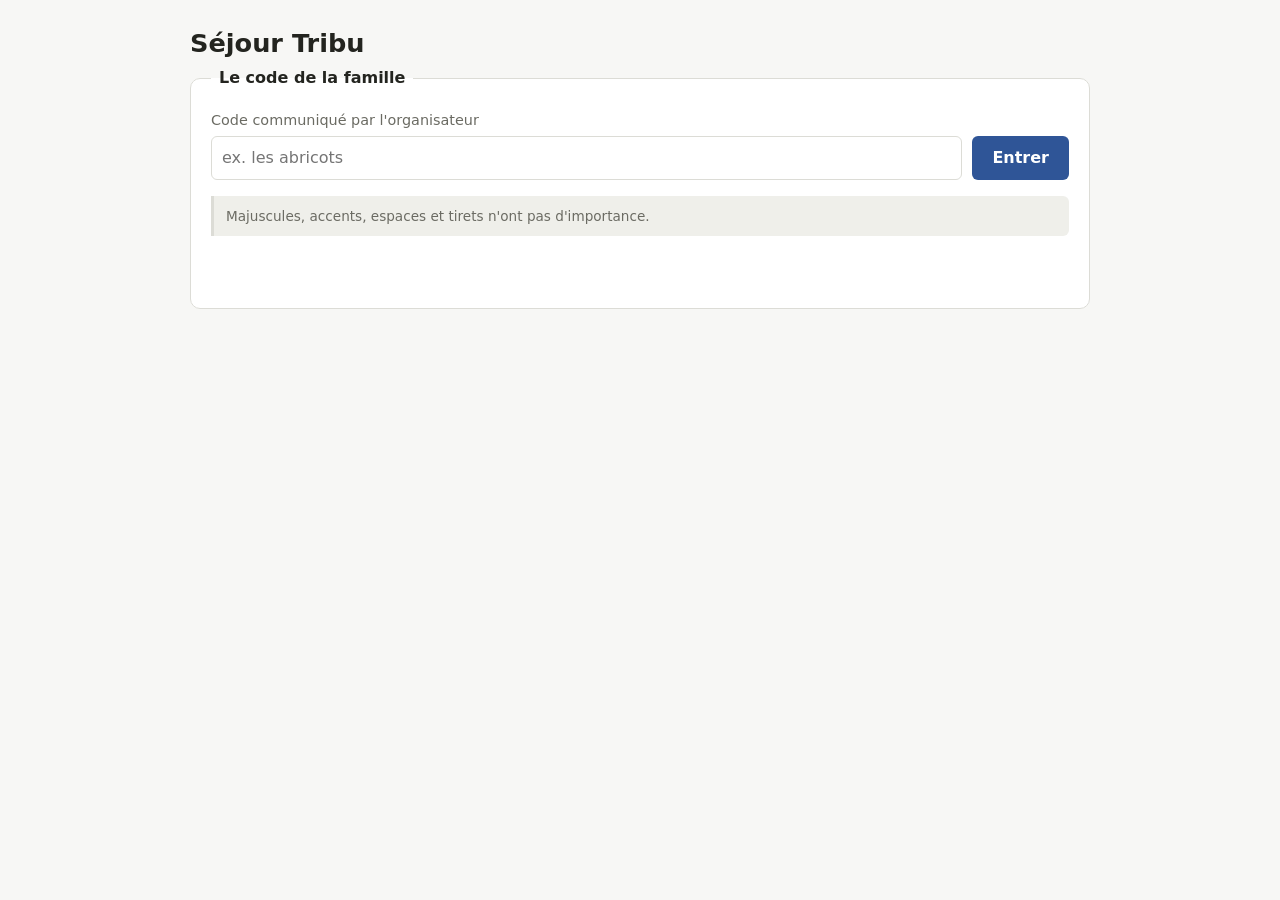
<file: index.html>
<!doctype html>
<html lang="fr">
<head>
  <meta charset="utf-8">
  <meta name="viewport" content="width=device-width, initial-scale=1">
  <meta name="robots" content="noindex">
  <title>Tribu</title>
  <link rel="stylesheet" href="./style.css?v=92fa4ebfdf">
</head>
<body>
<main>
  <!--
    LA PORTE D'ENTRÉE. Le code se donne ici, une fois, et les pages qui
    suivent le reprennent toutes seules : il est retenu sur l'appareil.

    Cette page ne porte pas le menu des autres — elle EST le menu. Un
    bandeau de liens au-dessus d'une liste des mêmes liens n'aurait dit
    deux fois la même chose.
  -->
  <h1>Séjour Tribu</h1>

  <!-- ÉTAPE 1 — le code famille ------------------------------------ -->
  <section id="etape-code">
    <fieldset>
      <legend>Le code de la famille</legend>
      <form id="form-code">
        <label for="code">Code communiqué par l'organisateur</label>
        <div class="ligne-champ">
          <input type="text" id="code" required maxlength="40" autocomplete="off"
                 autocapitalize="off" spellcheck="false" placeholder="ex. les abricots">
          <button type="submit">Entrer</button>
        </div>
        <p class="note">
          Majuscules, accents, espaces et tirets n'ont pas d'importance.
        </p>
        <p id="message-code" role="status" aria-live="polite"></p>
      </form>
    </fieldset>
  </section>

  <!-- ÉTAPE 2 — où veux-tu aller ? --------------------------------- -->
  <section id="etape-choix" hidden>
    <p id="fil" class="fil" role="status">
      <strong>✓ Code accepté.</strong>
    </p>

    <nav class="choix" aria-label="Les étapes du séjour">
      <a class="carte-choix" href="./presences.html">
        <strong>Les présences</strong>
        <span>Quand es-tu présent lors du séjour et avec qui dors-tu ?</span>
      </a>
      <a class="carte-choix" href="./lieux.html">
        <strong>Le lieu</strong>
        <span>Où veux-tu qu'on se retrouve ?</span>
      </a>
      <a class="carte-choix" href="./dates.html">
        <strong>La date</strong>
        <span>Quand veux-tu qu'on se retrouve ?</span>
      </a>
      <a class="carte-choix" href="./regimes.html">
        <strong>Préférences alimentaires</strong>
        <span>As-tu des préférences alimentaires ?</span>
      </a>
      <a class="carte-choix" href="./activites.html">
        <strong>Les activités</strong>
        <span>À quelles activités souhaites-tu participer ?</span>
      </a>
      <a class="carte-choix" href="./facture.html">
        <strong>La facture</strong>
        <span>Récupère les détails de ta facture.</span>
      </a>
    </nav>

    <div class="actions">
      <button type="button" id="oublier" class="discret">
        Oublier le code sur cet appareil
      </button>
    </div>
  </section>
</main>

<script src="./config.js?v=bcb9f55b01"></script>
<script src="./accueil.js?v=e40446d5ed"></script>
</body>
</html>
</file>
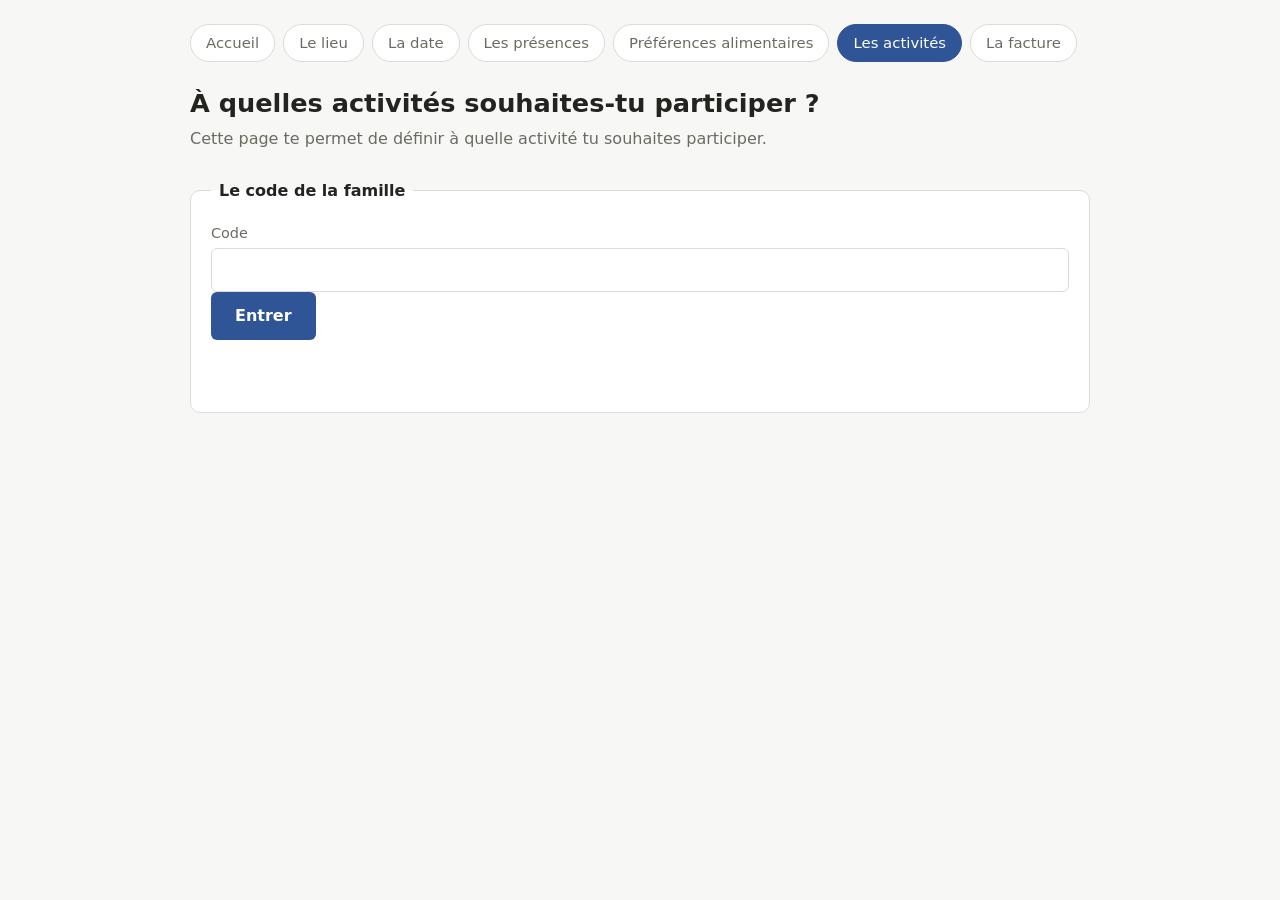
<file: activites.html>
<!doctype html>
<html lang="fr">
<head>
  <meta charset="utf-8">
  <meta name="viewport" content="width=device-width, initial-scale=1">
  <meta name="robots" content="noindex">
  <title>Tribu — les activités</title>
  <link rel="stylesheet" href="./style.css?v=92fa4ebfdf">
</head>
<body>
<main>
  <nav class="menu" aria-label="Les étapes du séjour">
    <a href="./index.html">Accueil</a>
    <a href="./lieux.html">Le lieu</a>
    <a href="./dates.html">La date</a>
    <a href="./presences.html">Les présences</a>
    <a href="./regimes.html">Préférences alimentaires</a>
    <a href="./activites.html" aria-current="page">Les activités</a>
    <a href="./facture.html">La facture</a>
  </nav>

  <!--
    L'organisateur peut fermer cette page. FERMER NE CACHE RIEN : on relit
    ce qu'on a dit, on ne le change plus -- et c'est la base qui refuse,
    pas la page. Le bandeau le dit AVANT qu'on remplisse quoi que ce soit,
    la ou le message sous le bouton arrivait trop tard.
  -->
  <p id="page-fermee" class="erreur bandeau-ferme" role="status" hidden>
    <strong>L'organisateur a fermé cette page.</strong>
    Tu peux relire ce que tu as déclaré, mais plus le modifier.
  </p>

  <h1>À quelles activités souhaites-tu participer ?</h1>
  <p class="sous-titre" id="sous-titre">
    Cette page te permet de définir à quelle activité tu souhaites participer.
  </p>

  <!-- Reste affiché une fois le code accepté : c'est le signe que la page
       a bougé, là où deux champs de texte au même endroit ne le disent
       pas. -->
  <p id="fil" class="fil" role="status" hidden>
    <strong>✓ Code accepté.</strong>
    <span id="fil-suite">Reste à dire qui tu es.</span>
  </p>

  <!-- ---- Étape 1 : le code ----------------------------------- -->
  <section id="etape-code">
    <fieldset>
      <legend>Le code de la famille</legend>
      <form id="form-code">
        <div>
          <label for="code">Code</label>
          <input type="text" id="code" required maxlength="40" autocomplete="off"
                 spellcheck="false">
        </div>
        <button type="submit">Entrer</button>
        <p id="message-code" role="status" aria-live="polite"></p>
      </form>
    </fieldset>
  </section>

  <!-- ---- Étape 2 : qui es-tu ? -------------------------------- -->
  <section id="etape-prenom" hidden>
    <fieldset class="panneau-saisie surgit">
      <legend>Ton prénom</legend>
      <div>
        <label for="prenom">Prénom</label>
        <input type="text" id="prenom" autocomplete="off" spellcheck="false"
               role="combobox" aria-expanded="false" aria-controls="suggestions"
               aria-autocomplete="list">
        <ul id="suggestions" role="listbox"></ul>
      </div>
      <p id="message-prenom" role="status" aria-live="polite"></p>
    </fieldset>
  </section>

  <!-- ---- Étape 3 : les envies --------------------------------- -->
  <section id="etape-activites" hidden>

    <!-- Comme sur la page des présences : on dit d'abord POUR QUI, et la
         liste ne change pas, seules ses réponses changent. -->
    <fieldset id="bloc-pour-qui">
      <legend>Pour qui réponds-tu&nbsp;?</legend>
      <div id="personnes" class="pastilles"></div>
    </fieldset>

    <!--
      PLIÉ PAR DÉFAUT. On vient ici pour répondre, pas pour proposer :
      déplié, le formulaire mettrait un champ vide entre la question et les
      réponses. Il s'ouvre quand on a une idée.

      `<details>` plutôt qu'un bouton et une classe : le pli est natif, il
      marche sans script, et le lecteur d'écran l'annonce sans qu'on ait à
      le lui dire.
    -->
    <details id="bloc-proposer" class="panneau-pliable">
      <summary>Proposer une activité</summary>
      <div class="grille">
        <div>
          <label for="titre">Intitulé</label>
          <input type="text" id="titre" maxlength="80" autocomplete="off"
                 placeholder="ex. laser game">
        </div>
        <div>
          <label for="description">Précision (facultatif)</label>
          <input type="text" id="description" maxlength="200" autocomplete="off"
                 placeholder="ex. à 15 min de l'hôtel en voiture">
        </div>
      </div>
      <div class="actions">
        <button type="button" id="proposer">Ajouter à la liste</button>
      </div>
      <p id="message-proposer" role="status" aria-live="polite"></p>
    </details>

    <fieldset class="panneau-saisie">
      <legend>Les idées <span id="compteur-activites" class="discret-inline"></span></legend>

      <div id="activites"></div>

      <div class="actions">
        <button type="button" id="changer" class="discret">Changer de personne</button>
      </div>
      <p id="message" role="status" aria-live="polite"></p>
    </fieldset>
  </section>
</main>

<script src="./config.js?v=bcb9f55b01"></script>
<script src="./activites.js?v=784e5ea845"></script>
</body>
</html>
</file>
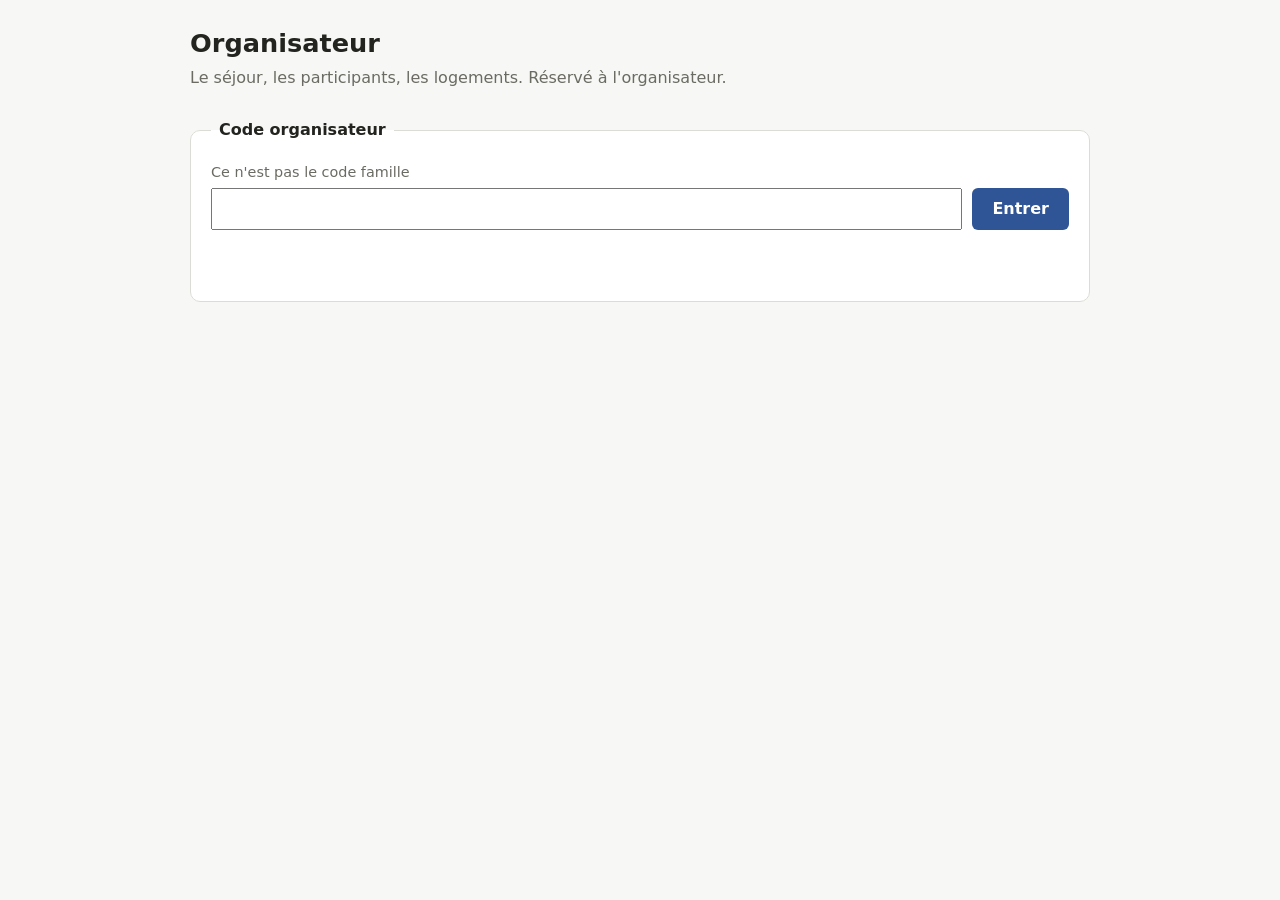
<file: admin.html>
<!doctype html>
<html lang="fr">
<head>
  <meta charset="utf-8">
  <meta name="viewport" content="width=device-width, initial-scale=1">
  <meta name="robots" content="noindex">
  <title>Tribu — organisateur</title>
  <link rel="stylesheet" href="./style.css?v=92fa4ebfdf">
</head>
<body>
<main>
  <h1>Organisateur</h1>
  <p class="sous-titre">Le séjour, les participants, les logements. Réservé à l'organisateur.</p>

  <!-- ÉTAPE 1 — le code organisateur -------------------------------- -->
  <section id="etape-code">
    <fieldset>
      <legend>Code organisateur</legend>
      <form id="form-code">
        <!--
          Le champ d'identifiant n'est pas là pour l'organisateur : il est
          là pour son gestionnaire de mots de passe. LastPass, 1Password,
          Bitwarden et le trousseau du navigateur classent leurs entrées par
          couple identifiant + mot de passe ; devant un formulaire à un seul
          champ, la plupart ne proposent ni d'enregistrer ni de remplir.

          Il est donc en lecture seule, hors du parcours au clavier, et
          placé hors écran par `.hors-ecran` — et non `display:none`, que
          ces outils ignorent délibérément, justement pour ne pas se laisser
          piéger par un champ caché.
        -->
        <input type="text" id="identifiant" name="username" value="organisateur"
               autocomplete="username" readonly tabindex="-1" aria-hidden="true"
               class="hors-ecran">

        <label for="code">Ce n'est pas le code famille</label>
        <div class="ligne-champ">
          <input type="password" id="code" name="password" required maxlength="40"
                 autocomplete="current-password" autocapitalize="off" spellcheck="false">
          <button type="submit">Entrer</button>
        </div>
        <p id="message-code" role="status" aria-live="polite"></p>
      </form>
    </fieldset>
  </section>

  <!-- ÉTAPE 2 — les réglages, par onglets ---------------------------- -->
  <!--
    Six sujets sans rapport les uns avec les autres se suivaient dans une
    seule colonne : pour ouvrir la carte, il fallait passer devant la liste
    entière des participants. Un onglet par sujet, et la page ne montre plus
    que celui qu'on regarde.

    Le balisage suit le motif ARIA des onglets : `role="tablist"`, un
    `role="tab"` par bouton, un `role="tabpanel"` par volet, et chacun
    désigne l'autre. C'est ce qui permet à un lecteur d'écran d'annoncer
    « onglet 3 sur 6 » au lieu de six titres empilés.
  -->
  <section id="etape-liste" hidden>

    <div class="onglets" role="tablist" aria-label="Réglages du séjour">
      <button type="button" role="tab" id="onglet-sejour"
              aria-controls="volet-sejour" aria-selected="true">Séjour</button>
      <button type="button" role="tab" id="onglet-participants"
              aria-controls="volet-participants" aria-selected="false" tabindex="-1">Participants</button>
      <button type="button" role="tab" id="onglet-regimes"
              aria-controls="volet-regimes" aria-selected="false" tabindex="-1">Préférences alimentaires</button>
      <button type="button" role="tab" id="onglet-activites"
              aria-controls="volet-activites" aria-selected="false" tabindex="-1">Activités</button>
      <button type="button" role="tab" id="onglet-logements"
              aria-controls="volet-logements" aria-selected="false" tabindex="-1">Logements</button>
      <button type="button" role="tab" id="onglet-tarifs"
              aria-controls="volet-tarifs" aria-selected="false" tabindex="-1">Tarifs</button>
      <button type="button" role="tab" id="onglet-facture"
              aria-controls="volet-facture" aria-selected="false" tabindex="-1">Facture</button>
      <button type="button" role="tab" id="onglet-hotel"
              aria-controls="volet-hotel" aria-selected="false" tabindex="-1">Hôtel</button>
      <button type="button" role="tab" id="onglet-dates"
              aria-controls="volet-dates" aria-selected="false" tabindex="-1">Dates</button>
      <button type="button" role="tab" id="onglet-lieu"
              aria-controls="volet-lieu" aria-selected="false" tabindex="-1">Lieu</button>
      <button type="button" role="tab" id="onglet-sauvegardes"
              aria-controls="volet-sauvegardes" aria-selected="false" tabindex="-1">Historique</button>
    </div>

    <!-- ---- Séjour ---------------------------------------------- -->
    <div class="volet" id="volet-sejour" role="tabpanel" aria-labelledby="onglet-sejour" tabindex="0">
      <fieldset>
        <legend>Les dates <span id="sejour-resume" class="discret-inline"></span></legend>
        <div class="grille">
          <div>
            <label for="sejour-debut">Premier jour</label>
            <input type="date" id="sejour-debut">
          </div>
          <div>
            <label for="sejour-fin">Dernier jour</label>
            <input type="date" id="sejour-fin">
          </div>
        </div>
        <div class="actions">
          <button type="button" id="sejour-enregistrer">Enregistrer les dates</button>
        </div>
        <p class="note">
          Ces deux dates bornent la grille de <a href="./presences.html">saisie</a> et
          filtrent tout ce qui s'écrit&nbsp;: une présence en dehors est refusée.
        </p>
        <p id="message-sejour" role="status" aria-live="polite"></p>
      </fieldset>

      <fieldset>
        <legend>Ce qui est ouvert à la famille <span id="compteur-ouvertures" class="discret-inline"></span></legend>

        <!--
          Les verrous au même endroit. Ils existaient déjà, mais chacun se
          tournait dans un onglet différent : on ne savait jamais ce qui
          restait ouvert sans faire le tour.
        -->
        <div id="ouvertures"></div>

        <div class="actions">
          <button type="button" id="tout-fermer" class="discret">Tout fermer</button>
          <button type="button" id="tout-ouvrir" class="discret">Tout rouvrir</button>
        </div>
        <p id="message-ouvertures" role="status" aria-live="polite"></p>

        <p class="note">
          Fermer ne cache rien&nbsp;: la page se lit encore, on voit ce qu'on
          a dit et où en sont les autres&nbsp;— mais plus rien ne s'enregistre.
          La page le montre&nbsp;; c'est la <strong>base</strong> qui refuse,
          une page ne faisant pas foi.
        </p>

        <p class="note">
          Les préférences alimentaires et les activités ont chacune leur
          verrou, et ce n'est pas un oubli&nbsp;: on ferme les présences
          quand le nombre est arrêté, alors qu'une allergie se déclare
          encore après et qu'une sortie se décide bien avant.
        </p>
      </fieldset>

      <fieldset>
        <legend>Les âges <span id="resume-ages" class="discret-inline"></span></legend>

        <div class="grille">
          <div>
            <label for="age-bebe">Bébé jusqu'à… (ans)</label>
            <input type="number" id="age-bebe" min="0" max="30" step="1">
          </div>
          <div>
            <label for="age-enfant">Enfant jusqu'à… (ans)</label>
            <input type="number" id="age-enfant" min="0" max="30" step="1">
          </div>
          <div>
            <label for="age-jeune">Jeune jusqu'à… (ans)</label>
            <input type="number" id="age-jeune" min="0" max="30" step="1">
          </div>
        </div>

        <div class="actions" style="margin-top:14px">
          <button type="button" id="ages-enregistrer">Enregistrer les bornes</button>
          <button type="button" id="ages-recalculer" class="discret">
            Recalculer les catégories
          </button>
        </div>
        <p id="message-ages" role="status" aria-live="polite"></p>

        <div id="rapport-ages"></div>

        <p class="note">
          Ces bornes viennent de l'hôtel, pas de la famille&nbsp;: chaque
          établissement compte à sa façon, et la grille de l'onglet
          <strong>Tarifs</strong> range ses prix sous ces quatre mots.
          «&nbsp;Recalculer&nbsp;» refait la catégorie de chacun d'après sa
          date de naissance, <strong>à la date du séjour</strong> — et dit ce
          qu'il change avant comme après. Sans date connue, personne ne bouge.
          Les dates se posent depuis le GEDCOM&nbsp;:
          <code>python importer_ged.py --ged "…" --racine "…" --naissances</code>.
        </p>
      </fieldset>
    </div>

    <!-- ---- Participants ---------------------------------------- -->
    <div class="volet" id="volet-participants" role="tabpanel" aria-labelledby="onglet-participants" tabindex="0" hidden>
      <fieldset>
        <legend>Ajouter quelqu'un</legend>

        <div class="grille">
          <div>
            <label for="prenom">Prénom</label>
            <input type="text" id="prenom" maxlength="40" autocomplete="off">
          </div>
          <div>
            <label for="age">Catégorie d'âge</label>
            <select id="age">
              <option value="adulte">Adulte</option>
              <option value="jeune">Jeune</option>
              <option value="enfant">Enfant</option>
              <option value="bebe">Bébé</option>
            </select>
          </div>
        </div>

        <label class="titre-groupe">Qui est-ce&nbsp;?</label>
        <div class="pastilles" id="type-personne">
          <button type="button" class="pastille active" data-type="famille">De la famille</button>
          <button type="button" class="pastille" data-type="invite">Un invité</button>
        </div>

        <div class="grille" style="margin-top:14px">
          <div>
            <label for="lien">Rattachement</label>
            <select id="lien"></select>
          </div>
          <div id="bloc-cible">
            <label for="cible">Avec qui&nbsp;?</label>
            <select id="cible"></select>
          </div>
        </div>

        <p class="note" id="explication-lien"></p>

        <button type="button" id="ajouter">Ajouter</button>
        <p id="message" role="status" aria-live="polite"></p>
      </fieldset>

      <fieldset>
        <legend>La liste <span id="compteur" class="discret-inline"></span></legend>
        <div id="liste"></div>
        <p class="note">
          Retirer quelqu'un supprime aussi sa saisie de présences. Ses enfants
          sont repris par son conjoint s'il reste, sinon par son propre parent —
          la branche n'est jamais coupée.
        </p>
      </fieldset>
    </div>

    <!-- ---- Préférences alimentaires ---------------------------- -->
    <div class="volet" id="volet-regimes" role="tabpanel" aria-labelledby="onglet-regimes" tabindex="0" hidden>
      <fieldset>
        <legend>Ce que chacun mange <span id="compteur-regimes" class="discret-inline"></span></legend>

        <!--
          Chaque case part toute seule : pas de bouton « Enregistrer »,
          qui ferait croire cochée une case qui ne l'est pas encore.
        -->
        <div id="tableau-regimes"></div>

        <p id="message-regimes" role="status" aria-live="polite"></p>

        <p class="note">
          La famille remplit ces cases elle-même depuis la page
          <strong>Préférences alimentaires</strong>&nbsp;; ici tu remplis
          pour ceux qui ne
          l'ouvriront pas, et tu corriges. <strong>Sans alcool</strong> sert
          à commander les bouteilles&nbsp;: les mineurs y sont d'office, et
          la case ne se décoche pas — la base le refuse, pas seulement la
          page. Les quatre cases sont indépendantes&nbsp;: cocher
          «&nbsp;vegan&nbsp;» ne coche pas «&nbsp;végétarien&nbsp;», parce
          que deviner ce que quelqu'un n'a pas coché, sur ce qu'il mange,
          n'est pas notre affaire.
        </p>
      </fieldset>
    </div>

    <!-- ---- Activités -------------------------------------------- -->
    <div class="volet" id="volet-activites" role="tabpanel" aria-labelledby="onglet-activites" tabindex="0" hidden>
      <fieldset>
        <legend>Ajouter une idée</legend>
        <div class="grille">
          <div>
            <label for="activite-titre">Intitulé</label>
            <input type="text" id="activite-titre" maxlength="80" autocomplete="off"
                   placeholder="ex. randonnée au phare">
          </div>
          <div>
            <label for="activite-description">Précision (facultatif)</label>
            <input type="text" id="activite-description" maxlength="200" autocomplete="off"
                   placeholder="ex. trois heures, chaussures de marche">
          </div>
        </div>
        <div class="actions">
          <button type="button" id="activite-ajouter">Ajouter</button>
        </div>
        <p id="message-activites" role="status" aria-live="polite"></p>

        <p class="note">
          La famille en ajoute aussi, depuis la page
          <strong>Les activités</strong>. C'est la seule page où elle pose
          une ligne que tu n'as pas prévue&nbsp;— et la seule où elle voit
          les réponses de tout le monde, ce qui est le but&nbsp;: on choisit
          une sortie en sachant qui vient.
        </p>
      </fieldset>

      <fieldset>
        <legend>La liste <span id="compteur-activites" class="discret-inline"></span></legend>
        <div id="liste-activites"></div>

        <p class="note">
          <strong>Non</strong> est la réponse par défaut&nbsp;: personne
          n'écrit un refus, il se déduit du silence. Le nombre de «&nbsp;non&nbsp;»
          est donc toujours le reste de la famille, y compris ceux qui n'ont
          jamais ouvert la page.
        </p>

        <p class="note">
          Retirer une idée emporte les réponses de tout le monde, sans
          retour. La copie de la semaine est prise avant, comme pour les
          autres gestes qui effacent&nbsp;— voir l'onglet
          <strong>Sauvegardes</strong>.
        </p>
      </fieldset>

      <fieldset>
        <legend>Qui a répondu quoi <span id="compteur-avis" class="discret-inline"></span></legend>
        <div id="tableau-activites"></div>

        <p class="note">
          Ce tableau se lit, il ne se remplit pas. Une allergie se saisit
          pour quelqu'un qui n'ouvrira pas la page&nbsp;; une envie, non&nbsp;:
          corriger le goût d'autrui n'aurait pas de sens.
        </p>
      </fieldset>
    </div>

    <!-- ---- Logements ------------------------------------------- -->
    <div class="volet" id="volet-logements" role="tabpanel" aria-labelledby="onglet-logements" tabindex="0" hidden>
      <fieldset>
        <legend>L'inventaire <span id="compteur-logements" class="discret-inline"></span></legend>

        <div class="grille">
          <div>
            <label for="logement-categorie">Type de couchage</label>
            <select id="logement-categorie">
              <option value="chambre">Chambre</option>
              <option value="gite">Gîte</option>
            </select>
          </div>
          <div>
            <label for="logement-capacite">Pour combien de personnes</label>
            <input type="number" id="logement-capacite" min="1" max="30" step="1" value="2">
          </div>
          <div>
            <label for="logement-nombre">Combien en avons-nous</label>
            <input type="number" id="logement-nombre" min="1" max="200" step="1" value="1">
          </div>
        </div>

        <div class="actions" style="margin-top:14px">
          <button type="button" id="logement-poser">Poser ce type</button>
        </div>
        <p id="message-logements" role="status" aria-live="polite"></p>

        <div id="liste-logements"></div>

        <!-- Ne paraît que s'il reste des déclarations sans taille : un
             contrôle qui ne sert à rien est un contrôle qui fait douter. -->
        <div class="grille" id="bloc-preciser" hidden>
          <div>
            <label for="preciser-type">
              Donner une taille aux déclarations qui n'en ont pas
              <span id="compteur-sans-taille" class="discret-inline"></span>
            </label>
            <select id="preciser-type"></select>
          </div>
          <div class="actions" style="align-items:flex-end">
            <button type="button" id="preciser-appliquer" class="discret">Appliquer</button>
          </div>
        </div>

        <p class="note">
          Un type par ligne&nbsp;: «&nbsp;4 chambres de 2&nbsp;» est une ligne
          qu'on corrige, pas quatre lignes qu'on additionne. Une fois posée,
          elle se reprend sans passer par sa suppression&nbsp;: <strong>−</strong>
          et <strong>+</strong> en enlèvent ou en ajoutent un seul,
          <strong>✎</strong> rouvre le type, la capacité et le nombre, et
          <strong>✕</strong> retire la ligne entière. L'inventaire se retape
          d'une année sur l'autre&nbsp;; rien n'est écrit dans le code.
        </p>

        <p class="note">
          Le tableur ne donne la capacité <strong>que des gîtes</strong>&nbsp;:
          «&nbsp;chambre_4&nbsp;» y est la chambre n°&nbsp;4, pas une chambre
          de quatre. Toutes les chambres importées arrivent donc sans taille.
          «&nbsp;Appliquer&nbsp;» en pose une d'un coup, pour la catégorie du
          type choisi — et ne touche pas aux déclarations qui en ont déjà une,
          même d'une autre taille.
        </p>
      </fieldset>

      <fieldset>
        <legend>Ce qui est demandé <span id="compteur-tension" class="discret-inline"></span></legend>
        <div id="tension-logements"></div>
        <p class="note">
          Nuit par nuit, ce que la famille a déjà déclaré face à ce que
          l'inventaire contient. Un dépassement est signalé, jamais refusé&nbsp;:
          la saisie reste ouverte, c'est à toi de trancher.
        </p>
      </fieldset>

      <fieldset>
        <legend>Le plan de couchage <span id="compteur-couchages" class="discret-inline"></span></legend>

        <!--
          Une nuit à la fois. Le plan change d'un soir à l'autre — c'est
          tout l'intérêt — mais on n'en organise qu'un seul en même temps,
          sans quoi le tableau deviendrait illisible.

          Ces boutons ne sont pas des onglets ARIA : la page en a déjà une
          rangée en tête, et deux `tablist` imbriqués annonceraient deux
          niveaux là où il n'y a qu'un choix. `aria-pressed` dit ce qu'il
          faut — celui-ci est enfoncé.
        -->
        <div class="nuits" id="choix-nuit" role="group" aria-label="Nuit à organiser"></div>

        <div id="plan"></div>

        <div class="actions">
          <button type="button" id="couchages-repartir" class="discret">
            Proposer une répartition
          </button>
          <button type="button" id="couchages-aligner" class="discret">
            Corriger les déclarations en pointillé
          </button>
          <button type="button" id="couchages-reporter" class="discret">
            Reporter cette nuit sur les suivantes
          </button>
          <button type="button" id="couchages-vider" class="discret">
            Vider cette nuit
          </button>
        </div>
        <p id="message-couchages" role="status" aria-live="polite"></p>

        <p class="note">
          Glisse un nom d'un rectangle à l'autre. Sans souris&nbsp;: un clic
          sur le nom le saisit, un clic sur le rectangle d'arrivée le pose.
          <kbd>Ctrl</kbd>+clic en saisit plusieurs à la fois&nbsp;; ils se
          posent, se glissent et se ressortent ensemble.
          Sur ce qui est saisi, <kbd>Suppr</kbd> le ressort de sa chambre et
          <kbd>Échap</kbd> le repose où il était.
          Seules les personnes qui ont déclaré dormir sur place cette
          nuit-là apparaissent. Une chambre trop pleine est signalée, jamais
          refusée. Les couchages vides se rangent après les autres.
        </p>

        <p class="note">
          Un nom cerné de <strong>pointillés rouges</strong> dort ailleurs
          que ce qu'il avait demandé&nbsp;— survole-le, l'infobulle dit
          quoi. Ce n'est pas une erreur, c'est toi qui arbitres&nbsp;; mais
          c'est la déclaration qui facture, et une nuit en gîte ne comprend
          aucun repas là où une nuit en chambre en comprend trois.
          <strong>Corriger les déclarations en pointillé</strong> remplace
          leur choix par le couchage où tu les as posés, pour cette nuit
          seulement.
        </p>

        <p class="note">
          <strong>Proposer une répartition</strong> ne remplit que les places
          vides&nbsp;: ce qui est déjà posé n'est jamais déplacé. Chacun va
          dans le type qu'il a demandé&nbsp;— jamais ailleurs&nbsp;—, les
          conjoints vont ensemble, et les moins de huit ans avec leurs
          parents quand la place suffit. Qui ne rentre nulle part reste
          à placer&nbsp;: c'est un manque de lits, et il vaut mieux le lire
          que le cacher. À souhait égal, une même branche remplit son
          gîte avant qu'un autre s'ouvre. Rien n'est définitif, tout se
          reprend à la main&nbsp;— et <strong>Vider cette nuit</strong>
          remet tout le monde «&nbsp;À placer&nbsp;» pour recommencer.
        </p>
      </fieldset>
    </div>

    <!-- ---- Tarifs ---------------------------------------------- -->
    <div class="volet" id="volet-tarifs" role="tabpanel" aria-labelledby="onglet-tarifs" tabindex="0" hidden>
      <fieldset>
        <legend>Le prix d'une nuit</legend>

        <!--
          La grille se dessine d'après l'inventaire : un tableau par type de
          couchage posé dans l'onglet Logements, et rien pour ce qui n'existe
          pas. Pas de gîte déclaré, pas de prix de gîte à remplir.

          Chaque tableau est précédé de TROIS QUESTIONS, et ce sont elles
          qui décident de ses colonnes. C'est pour ça qu'elles sont ici et
          non dans l'inventaire : la cause se lit à côté de son effet.
        -->
        <div id="grille-tarifs"></div>

        <p class="note">
          Les flèches <kbd>→</kbd> recopient la première valeur d'une ligne
          sur toute la ligne&nbsp;; sous un tableau, le bouton la recopie sur
          les autres couchages du même type. Rien n'est deviné&nbsp;: ces
          boutons ne font que répéter ce que tu viens de saisir.
        </p>

        <p class="note">
          <strong>Chaque hôtel facture à sa façon</strong>, et les trois
          questions au-dessus de chaque tableau le disent une fois pour
          toutes. <strong>On paie le logement</strong>&nbsp;: rien, un prix
          fixe divisé entre ses occupants, ou un prix qui dépend du nombre de
          dormeurs. <strong>On paie par personne</strong>&nbsp;: rien, ou le
          prix de sa tranche d'âge. <strong>La nuit comprend</strong>&nbsp;:
          les repas qu'elle absorbe — aucun s'il n'y a pas de pension.
        </p>

        <p class="note">
          <strong>Les deux parts s'additionnent.</strong> Une chambre d'hôtel
          qui se paie à la chambre <em>et</em> par la personne coche les deux,
          et sa nuit coûte la somme. Une chambre d'autrefois n'avait que la
          seconde, un gîte que la première&nbsp;— c'est ce qui est posé pour
          le séjour en cours, et rien n'a changé pour lui.
        </p>

        <p class="note">
          Le prix par personne est celui de la <strong>pension complète</strong>
          quand la nuit comprend des repas&nbsp;; les autres régimes s'en
          retranchent. Un type qui ne comprend aucun repas n'a pas de
          régime&nbsp;: son prix est celui de la nuit, et <strong>tous</strong>
          les repas de ses occupants se facturent à part.
        </p>

        <p class="note">
          Changer une de ces trois réponses <strong>redessine le tableau</strong>
          depuis ce qui est enregistré&nbsp;: des prix tapés et non encore
          enregistrés seraient perdus. C'est un réglage qu'on pose au début,
          une fois l'hôtel connu.
        </p>

        <p class="note">
          <strong>Un logement qui se paie au logement exige le plan de
          couchage</strong>&nbsp;: sans lui, on sait que quelqu'un dort là,
          mais pas dans quel exemplaire ni avec qui — donc pas quelle part
          lui revient. Ces nuits-là ne sont facturées à personne, et la
          facture le dit en rouge. Cela ne concernait que les gîtes&nbsp;;
          cela concerne maintenant tout type qui a une part de logement.
        </p>

        <p class="note">
          Un prix de <strong>week-end à 0</strong> veut dire «&nbsp;comme la
          semaine&nbsp;»&nbsp;: beaucoup d'hôtels n'ont qu'un seul prix, et
          la colonne reste alors vide. La <strong>remise</strong> s'applique
          à la ligne entière — prix, moins la réduction du régime — et le
          prix négocié reste lisible à côté de ce qu'on en retire. Un prix laissé à zéro est facturé zéro et
          ressort dans la feuille «&nbsp;Tarifs manquants&nbsp;» de
          l'export&nbsp;: un bébé gratuit y figurera aussi, et c'est voulu —
          rien ne distingue un zéro choisi d'un zéro oublié.
        </p>

        <p class="note">
          Un repas ne coûte pas la même chose tous les jours&nbsp;— le dîner
          du samedi n'est pas celui du mardi. Ajoute le jour concerné&nbsp;:
          son tableau part des prix ordinaires, et tu n'as qu'à corriger ce
          qui change. Un jour retiré revient au prix ordinaire.
        </p>
      </fieldset>

      <fieldset>
        <legend>Ce qui s'ajoute, ce qui se retire</legend>

        <div class="grille">
          <div>
            <label for="tarif-taxe-sejour">
              Taxe de séjour (€ par adulte et par nuit)
            </label>
            <input type="number" id="tarif-taxe-sejour" min="0" step="0.01">
          </div>
        </div>

        <label class="titre-groupe">Réductions sur la pension complète (€ par nuit)</label>
        <div class="grille" id="grille-reductions"></div>

        <label class="titre-groupe">Repas pris hors pension (€)</label>
        <div id="grille-repas"></div>

        <!--
          Le prix ordinaire est au-dessus ; ici on ne pose que les jours
          qui s'en écartent. Personnaliser les huit jours du séjour ferait
          quatre-vingt-seize cases pour les trois qui changent.
        -->
        <label class="titre-groupe">Les jours qui font exception</label>
        <div class="grille">
          <div>
            <label for="repas-jour">Un jour où les repas coûtent autre chose</label>
            <select id="repas-jour"></select>
          </div>
          <div class="bouton-en-bas">
            <button type="button" id="repas-jour-ajouter" class="discret">
              Personnaliser ce jour
            </button>
          </div>
        </div>
        <div id="grille-repas-jour"></div>

        <p class="note">
          Les réductions se retranchent du prix de pension
          complète et ne descendent jamais sous zéro&nbsp;— un bébé facturé 0
          reste à 0. Les repas hors pension sont ceux qu'une personne prend
          sans que son régime les comprenne&nbsp;; en gîte, ils le sont tous.
          La <strong>taxe de séjour</strong>, elle, ne suit aucune de ces
          règles&nbsp;: elle s'ajoute par adulte et par nuit, gîte compris,
          sans remise, et paraît en ligne à part sur la facture. Les mineurs
          en sont exonérés&nbsp;— c'est la borne «&nbsp;jeune&nbsp;» de
          l'onglet Séjour qui dit où s'arrête la minorité.
        </p>
      </fieldset>

      <fieldset>
        <legend>Les nuits comptées en week-end</legend>
        <div class="pastilles" id="jours-weekend" role="group" aria-label="Jours au tarif week-end"></div>
        <p class="note">
          C'est le jour où l'on se couche qui décide&nbsp;: une nuit du
          vendredi au samedi est une nuit de vendredi.
        </p>
      </fieldset>

      <div class="actions">
        <button type="button" id="tarifs-enregistrer">Enregistrer les tarifs</button>
      </div>
      <p id="message-tarifs" role="status" aria-live="polite"></p>

      <!--
        Ce que l'organisateur ajoute ou retire À LA MAIN, au-delà de la
        grille : une réduction pour une étudiante, le ménage d'un gîte, une
        nuit offerte. Ils vivent ICI, avec les prix, et nulle part côté
        famille : chacun les voit sur sa note, personne ne se les accorde.
        Ils s'enregistrent à part — ils ne touchent pas à la grille, et le
        bouton du dessus non plus.
      -->
      <fieldset id="panneau-ajustements">
        <legend>Suppléments / réductions spécifiques <span id="compteur-ajustements" class="discret-inline"></span></legend>
        <div class="grille">
          <div>
            <label for="ajustement-sens">Nature</label>
            <select id="ajustement-sens">
              <option value="reduction">Réduction</option>
              <option value="supplement">Supplément</option>
            </select>
          </div>
          <div>
            <label for="ajustement-mode">En</label>
            <select id="ajustement-mode">
              <option value="pourcentage">pourcentage</option>
              <option value="euros">euros</option>
            </select>
          </div>
          <div>
            <label for="ajustement-valeur">Valeur</label>
            <input type="number" id="ajustement-valeur" min="0.01" step="0.01"
                   inputmode="decimal" placeholder="ex. 25">
          </div>
          <div>
            <label for="ajustement-cible">Appliqué à</label>
            <select id="ajustement-cible"></select>
          </div>
          <div>
            <label for="ajustement-jour">Période</label>
            <select id="ajustement-jour"></select>
          </div>
          <div>
            <label for="ajustement-description">Description (facultatif)</label>
            <input type="text" id="ajustement-description" maxlength="200" autocomplete="off"
                   placeholder="ex. ménage de fin de séjour">
          </div>
        </div>
        <div class="actions">
          <button type="button" id="ajustement-ajouter">Ajouter</button>
        </div>
        <p id="message-ajustement" role="status" aria-live="polite"></p>

        <div id="liste-ajustements"></div>

        <p class="note">
          Sur <strong>une personne</strong>, il porte sur toute sa note —
          hébergement, repas, taxe de séjour — ou, pour un jour, sur la nuit
          qui commence ce soir-là, sa taxe et les repas du jour. Sur
          <strong>une chambre ou un gîte</strong>, un pourcentage porte sur ce
          que chaque occupant y paie pour ses nuits&nbsp;; un montant en euros
          se partage à parts égales entre toutes les nuitées d'occupant de la
          période — il suit donc le plan de couchage.
        </p>
        <p class="note">
          Les suppléments passent d'abord, les réductions ensuite&nbsp;: une
          réduction ne rend jamais d'argent, elle s'arrête à ce que la personne
          doit encore. La description se lit en survolant la case du tableau de
          facture, et chacun a sa ligne au détail du séjour, onglet Hôtel.
        </p>
      </fieldset>
    </div>

    <!-- ---- Facture --------------------------------------------- -->
    <div class="volet" id="volet-facture" role="tabpanel" aria-labelledby="onglet-facture" tabindex="0" hidden>
      <!--
        Tout se recalcule à chaque ouverture de l'onglet : rien n'est gardé.
        La base ne stocke aucun total — elle rend les faits, et le calcul se
        fait ici.

        CE QUI REND LE TOTAL FAUX RESTE HORS DES PANNEAUX. Une alerte pliée
        dans un tiroir n'alerte personne.
      -->
      <div id="alerte-facture"></div>
      <p id="message-facture" role="status" aria-live="polite"></p>

      <!--
        Quatre tableaux, quatre panneaux. Le récapitulatif est OUVERT :
        c'est ce qu'on vient chercher. Le reste est plié — on l'ouvre quand
        un chiffre du dessus surprend, et pas avant.
      -->
      <details class="panneau-pliable" id="panneau-resume" open>
        <summary>Ce que chacun paie</summary>

        <div id="facture-resume"></div>

        <p class="note">
          Une ligne par personne, et chaque famille ferme sur sa somme&nbsp;:
          c'est le chiffre à demander. La colonne
          <strong>hébergement</strong> comprend la taxe de séjour&nbsp;— sans
          quoi le total ne serait pas la somme des deux colonnes d'à côté, et
          on le lirait de travers. Les deux panneaux du dessous disent le
          détail, nuit par nuit et repas par repas, et la taxe y a sa propre
          colonne.
        </p>

        <p class="note">
          Les colonnes <strong>par nuitée</strong> et <strong>par repas</strong>
          ramènent chaque somme à ce qu'elle achète&nbsp;: elles ne
          s'additionnent pas, et les lignes de total les recalculent — la
          dépense de la famille divisée par ses nuitées, et non la somme de
          ses moyennes. Les repas comptés sont ceux qui sont
          <strong>facturés</strong>&nbsp;: un dîner compris dans une pension
          est déjà payé avec la nuit, et le compter ferait baisser le prix
          moyen d'un repas sans que personne n'ait payé moins.
        </p>
      </details>

      <details class="panneau-pliable" id="panneau-synthese">
        <summary>En résumé</summary>

        <div id="facture-synthese"></div>

        <p class="note">
          La <strong>forme</strong> de la dépense, là où les tableaux en
          donnent le montant. Un écart-type proche de zéro dit que tout le
          monde paie à peu près la même chose&nbsp;; large, il dit que la
          moyenne ne représente personne — et les colonnes
          <strong>min</strong> et <strong>max</strong> disent alors entre
          quoi et quoi.
        </p>

        <p class="note">
          C'est l'écart-type de la <strong>population</strong>, pas celui
          d'un échantillon&nbsp;: on a tout le monde sous la main, on
          n'estime rien. La dernière ligne ne compte que ceux qui dorment
          sur place — un prix par nuit n'existe pas pour qui n'en a déclaré
          aucune, et le compter zéro répondrait à une autre question. Chaque
          ligne dit sur combien de personnes elle porte.
        </p>
      </details>

      <details class="panneau-pliable" id="panneau-nuits">
        <summary>Les nuits</summary>

        <div id="facture-hebergement"></div>

        <p class="note">
          Une colonne par nuit, une ligne par personne, et chaque famille se
          ferme sur sa somme. Le prix d'une nuit suit le régime déduit des
          repas cochés&nbsp;— pension complète, demi-pension, nuit seule&nbsp;—
          et, pour un gîte, c'est la <strong>part</strong> qui revient à
          chacun&nbsp;: le gîte se loue entier et sa note se divise entre ceux
          qui y dorment cette nuit-là. La <strong>taxe</strong> n'est due que
          par les <strong>majeurs</strong>, une fois par nuit&nbsp;: un jeune
          de douze à dix-huit ans n'en paie pas. Elle a sa colonne, et le
          total est donné avec et sans elle.
        </p>
      </details>

      <details class="panneau-pliable" id="panneau-repas">
        <summary>Les repas hors pension</summary>

        <div id="facture-repas"></div>

        <p class="note">
          Seuls les repas qu'<strong>aucun régime ne comprend</strong> paraissent
          ici&nbsp;: un dîner compris dans une pension complète est déjà payé
          avec la nuit. En gîte, aucun repas n'est compris&nbsp;— ils sont donc
          tous là. Une colonne n'apparaît que si quelqu'un prend ce repas-là.
        </p>

        <p class="note">
          Ces tableaux refont le calcul de l'export Excel, dans le navigateur.
          Les deux sont tenus d'accord par un test qui les compare au centime.
          Un prix manquant est facturé 0&nbsp;: la ligne rouge en tête de
          l'onglet dit lesquels, et le total est faux tant qu'elle est là.
        </p>
      </details>
    </div>

    <!-- ---- Hôtel ----------------------------------------------- -->
    <div class="volet" id="volet-hotel" role="tabpanel" aria-labelledby="onglet-hotel" tabindex="0" hidden>
      <!--
        Ce qu'on envoie à l'hôtel, et rien d'autre : des nombres de
        chambres et des nombres de couverts. Aucun nom — l'hôtel n'a pas
        besoin de savoir qui, et ce qui ne sort pas ne se perd pas.

        Tout se recalcule à l'ouverture de l'onglet, comme la facture : la
        base ne garde aucun total.
      -->
      <div id="alerte-hotel"></div>
      <p id="message-hotel" role="status" aria-live="polite"></p>

      <!-- Les trois lignes qu'un contrat d'hôtel porte en tête. -->
      <p id="hotel-entete" class="fil"></p>

      <details class="panneau-pliable" id="panneau-detail" open>
        <summary>Le détail du séjour</summary>

        <div id="hotel-detail"></div>

        <p class="note">
          Le même argent que l'onglet Facture, regroupé
          <strong>par prestation</strong> au lieu de par personne&nbsp;: une
          ligne par régime, par couchage, par période et par tranche
          d'âge&nbsp;— «&nbsp;Pension complète — chambre de 2 — week-end —
          adultes&nbsp;». C'est la forme d'un contrat d'hôtel, et les deux
          documents se posent côte à côte. Un test exige que les deux façons
          de compter tombent sur le même total&nbsp;: si elles divergent,
          c'est celle qu'on envoie à l'hôtel qui ferait foi.
        </p>

        <p class="note">
          Le <strong>prix unitaire</strong> est le prix brut&nbsp;; la remise
          se lit à côté, comme sur le contrat, pour qu'une ligne se vérifie
          sans refaire le calcul. Une nuit de gîte compte pour une, quel que
          soit le nombre d'occupants&nbsp;: c'est le gîte qu'on loue. Un
          repas dont le prix change un jour donné fait sa propre ligne, avec
          la date.
        </p>
      </details>

      <details class="panneau-pliable" id="panneau-couchages" open>
        <summary>Les couchages, nuit par nuit</summary>

        <div id="hotel-couchages"></div>

        <p class="note">
          Le nombre d'exemplaires de chaque type <strong>réellement
          occupés</strong> cette nuit-là, d'après le plan de couchage&nbsp;—
          pas d'après l'inventaire, qui dit ce qu'on pourrait prendre, ni
          d'après les souhaits, qui disent ce qu'on voudrait. Une chambre où
          dort une seule personne compte pour une chambre.
        </p>
      </details>

      <details class="panneau-pliable" id="panneau-couverts" open>
        <summary>Les couverts, repas par repas</summary>

        <div id="hotel-couverts"></div>

        <p class="note">
          Un couvert par personne qui a coché ce repas, qu'il soit compris
          dans une pension ou pris à part&nbsp;— l'hôtel sert les deux de la
          même façon. Les quatre tranches d'âge sont données séparément&nbsp;:
          beaucoup d'établissements comptent les jeunes avec les adultes,
          d'autres non, et l'addition est plus facile à faire que la
          division.
        </p>

        <p class="note">
          Les colonnes de <strong>préférences</strong> comptent, parmi les
          personnes attablées, celles qui l'ont déclaré. Elles ne
          s'excluent pas&nbsp;: un vegan sans gluten est compté dans les
          deux. <strong>Sans alcool</strong> sert à commander les
          bouteilles&nbsp;; les mineurs y sont d'office.
        </p>
      </details>
    </div>

    <!-- ---- Dates ----------------------------------------------- -->
    <div class="volet" id="volet-dates" role="tabpanel" aria-labelledby="onglet-dates" tabindex="0" hidden>
      <fieldset>
        <legend>Week-ends proposés <span id="compteur-dates" class="discret-inline"></span></legend>

        <div class="grille">
          <div>
            <label for="date-libelle">Intitulé</label>
            <input type="text" id="date-libelle" maxlength="80" autocomplete="off"
                   placeholder="ex. week-end du 14 juillet">
          </div>
          <div>
            <label for="date-debut">Du</label>
            <input type="date" id="date-debut">
          </div>
          <div>
            <label for="date-fin">Au</label>
            <input type="date" id="date-fin">
          </div>
        </div>

        <button type="button" id="ajouter-date">Proposer ce week-end</button>
        <p id="message-dates" role="status" aria-live="polite"></p>

        <div id="liste-dates"></div>

        <p class="note">
          Retirer un week-end supprime les réponses déjà données pour lui.
          Le sondage s'ouvre et se ferme depuis l'onglet <strong>Séjour</strong>,
          avec les trois autres pages.
        </p>
      </fieldset>

      <!--
        LE MÊME RAPPORT QUE LA FAMILLE LIT sur dates.html, dessiné par le même
        module : le classement, la participation, et qui a répondu quoi. Il
        n'y a pas ici de renseignement qu'elle n'ait déjà — ce qui se lit
        dans le classement est ce qu'elle lit, ni plus ni moins.
        Ouvert par défaut : on vient ici pour consulter, pas pour répondre.
      -->
      <details class="panneau-resultat" id="dates-resultats" open>
        <summary>Résultat des choix <span id="dates-participation" class="discret-inline"></span></summary>
        <p id="dates-verdict" class="note" role="status" aria-live="polite"></p>
        <ol id="dates-classement" class="classement"></ol>
        <p class="note">
          Le classement suit le nombre de <strong>oui</strong>&nbsp;: combien de
          personnes peuvent venir. À égalité, celui qui est refusé par le moins
          de monde passe devant. <strong>Qui a répondu quoi</strong> se déplie
          sous chaque week-end.
        </p>
      </details>
    </div>

    <!-- ---- Lieu ------------------------------------------------ -->
    <div class="volet" id="volet-lieu" role="tabpanel" aria-labelledby="onglet-lieu" tabindex="0" hidden>
      <fieldset>
        <legend>Lieu <span id="compteur-lieux" class="discret-inline"></span></legend>

        <!--
          LA CARTE DE LA FAMILLE, comme sur lieux.html : une teinte par nombre
          de refus, et en passant la souris sur un département la liste de
          ceux qui le refusent, de ceux qui n'y voient pas d'objection. En
          lecture seule — la carte se peint sur lieux.html.
        -->
        <div class="carte-cadre">
          <svg id="carte-famille" class="carte-svg lecture" role="img"
               aria-label="Carte des refus de la famille, par département"></svg>
        </div>
        <p class="carte-legende" id="carte-famille-legende"></p>
        <p class="note">
          Passe la souris sur un département pour voir <strong>qui le refuse</strong>
          et <strong>qui n'a pas d'objection</strong>. «&nbsp;Oui&nbsp;» est quelqu'un qui a enregistré sa carte sans refuser ce département — y compris une carte toute verte, qui dit «&nbsp;partout me va&nbsp;». Les «&nbsp;sans réponse&nbsp;» n'ont jamais enregistré de carte.
        </p>

        <!--
          LE MÊME CLASSEMENT QUE LA FAMILLE lit sous sa carte : les dix
          départements les mieux acceptés, dessinés par le même module.
        -->
        <details class="panneau-resultat" open>
          <summary>Les départements les mieux acceptés <span id="lieux-participation" class="discret-inline"></span></summary>
          <p id="lieux-verdict" class="note" role="status" aria-live="polite"></p>
          <ol id="lieux-classement" class="classement"></ol>
          <p class="note">
            Le classement suit le nombre de <strong>oui</strong>&nbsp;: ceux qui ont
            enregistré leur carte sans refuser le département. À égalité, celui qui
            est refusé par le moins de monde passe devant.
          </p>
        </details>

        <div id="classement-lieux"></div>
        <p class="note">
          Les départements que personne ne refuse, d'après
          <a href="./lieux.html">la carte</a>. Elle s'ouvre et se ferme depuis
          l'onglet <strong>Séjour</strong>, avec les trois autres pages.
        </p>
        <p id="message-lieux" role="status" aria-live="polite"></p>
      </fieldset>
    </div>

    <!-- ---- Sauvegardes ----------------------------------------- -->
    <div class="volet" id="volet-sauvegardes" role="tabpanel" aria-labelledby="onglet-sauvegardes" tabindex="0" hidden>

      <!--
        TOUT CE QUI A ÉTÉ FAIT, DU PLUS RÉCENT AU PLUS ANCIEN. Un appel
        est un geste : « Alice enregistre sa grille » est une ligne, pas
        quarante. Déplier une ligne montre ce qu'elle a changé, champ par
        champ ; « Annuler » réécrit l'avant, et cette annulation est
        elle-même un geste — elle se reprend comme le reste.
      -->
      <fieldset>
        <legend>Tout ce qui a été fait <span id="compteur-sauvegardes" class="discret-inline"></span></legend>

        <div id="liste-sauvegardes"></div>
        <div id="comparaison"></div>

        <p id="message-sauvegardes" role="status" aria-live="polite"></p>

        <p class="note">
          <strong>Annuler</strong> remet les lignes du geste dans l'état
          d'avant, et rien d'autre&nbsp;: ce qui a été fait depuis reste. Si
          une de ces lignes a bougé entre-temps, la page le dit et demande
          avant d'écraser. Un geste déjà annulé est grisé.
        </p>

        <p class="note">
          Une exception, et elle se voit&nbsp;: annuler un geste qui a
          <strong>créé</strong> quelque chose le supprime, et supprime avec
          lui ce qui en dépendait — retirer une personne emporte ses
          présences. Ces suppressions-là <strong>entrent dans
          l'historique</strong> comme le reste, ligne par ligne&nbsp;:
          l'annulation de l'annulation les repose toutes.
        </p>
      </fieldset>

      <fieldset>
        <legend>Revenir d'un bloc</legend>

        <div class="grille">
          <div>
            <label for="annuler-depuis">Annuler tout ce qui suit</label>
            <input type="datetime-local" id="annuler-depuis">
          </div>
          <div class="aligne-bas">
            <button type="button" id="annuler-depuis-bouton" class="discret">
              Annuler depuis cette date
            </button>
          </div>
        </div>

        <p class="note">
          Les gestes postérieurs sont défaits du plus récent au plus
          ancien, <strong>en une seule fois</strong>&nbsp;— c'est une
          décision, elle se reprend d'un coup. Et comme elle est elle-même
          un geste, elle s'annule aussi.
        </p>
      </fieldset>

      <fieldset>
        <legend>Replier l'historique <span id="compteur-repli" class="discret-inline"></span></legend>

        <div class="grille">
          <div>
            <label for="compactage-jours">Replier automatiquement au bout de</label>
            <input type="number" id="compactage-jours" min="0" max="3650" step="1">
          </div>
          <div class="aligne-bas">
            <button type="button" id="compacter-maintenant" class="discret">
              Replier maintenant
            </button>
            <button type="button" id="sauver-maintenant" class="discret">
              Prendre un jalon maintenant
            </button>
          </div>
        </div>

        <p class="note">
          Replier remplace tous les gestes par <strong>un jalon</strong>&nbsp;:
          un état complet, qu'on restaure d'un bloc mais qu'on ne détaille
          plus. C'est ce qui garde la liste lisible. <strong>0 jour</strong>
          veut dire «&nbsp;jamais&nbsp;»&nbsp;: la liste grandit alors sans
          fin, ce qui se défend tant que le séjour se prépare.
        </p>

        <p class="note">
          <strong>Faut-il prendre un jalon avant de beaucoup changer&nbsp;?
          Non.</strong> Chaque modification entre toute seule dans
          l'historique et s'annule d'un clic, et «&nbsp;annuler depuis une
          date&nbsp;» défait une séance entière. Un jalon sert à autre
          chose&nbsp;: c'est un point de retour <strong>nommé</strong>, qui
          survit au repli — pratique avant de changer d'hôtel, ou avant un
          réamorçage. Les gestes, eux, disparaissent au prochain repli.
        </p>

        <p class="note">
          <strong>Restaurer un jalon</strong> remplace toute la base par cet
          état, et <strong>efface l'historique détaillé</strong>&nbsp;— il
          décrirait des gestes posés sur un état qui n'existe plus. Un jalon
          de l'état actuel est pris juste avant, pour que ce geste-là
          s'annule aussi.
        </p>
      </fieldset>
    </div>

  </section>
</main>

<script src="./config.js?v=bcb9f55b01"></script>
<script src="./carte.js?v=b37ceaf5c6"></script>
<script src="./resultats.js?v=4c2ef4837b"></script>
<script src="./plan.js?v=353950955a"></script>
<script src="./repartir.js?v=e34c984171"></script>
<script src="./facture.js?v=76a52daeae"></script>
<script src="./tableaux.js?v=9f55492dff"></script>
<script src="./hotel.js?v=5e05337b09"></script>
<script src="./admin.js?v=2302151ff2"></script>
</body>
</html>
</file>
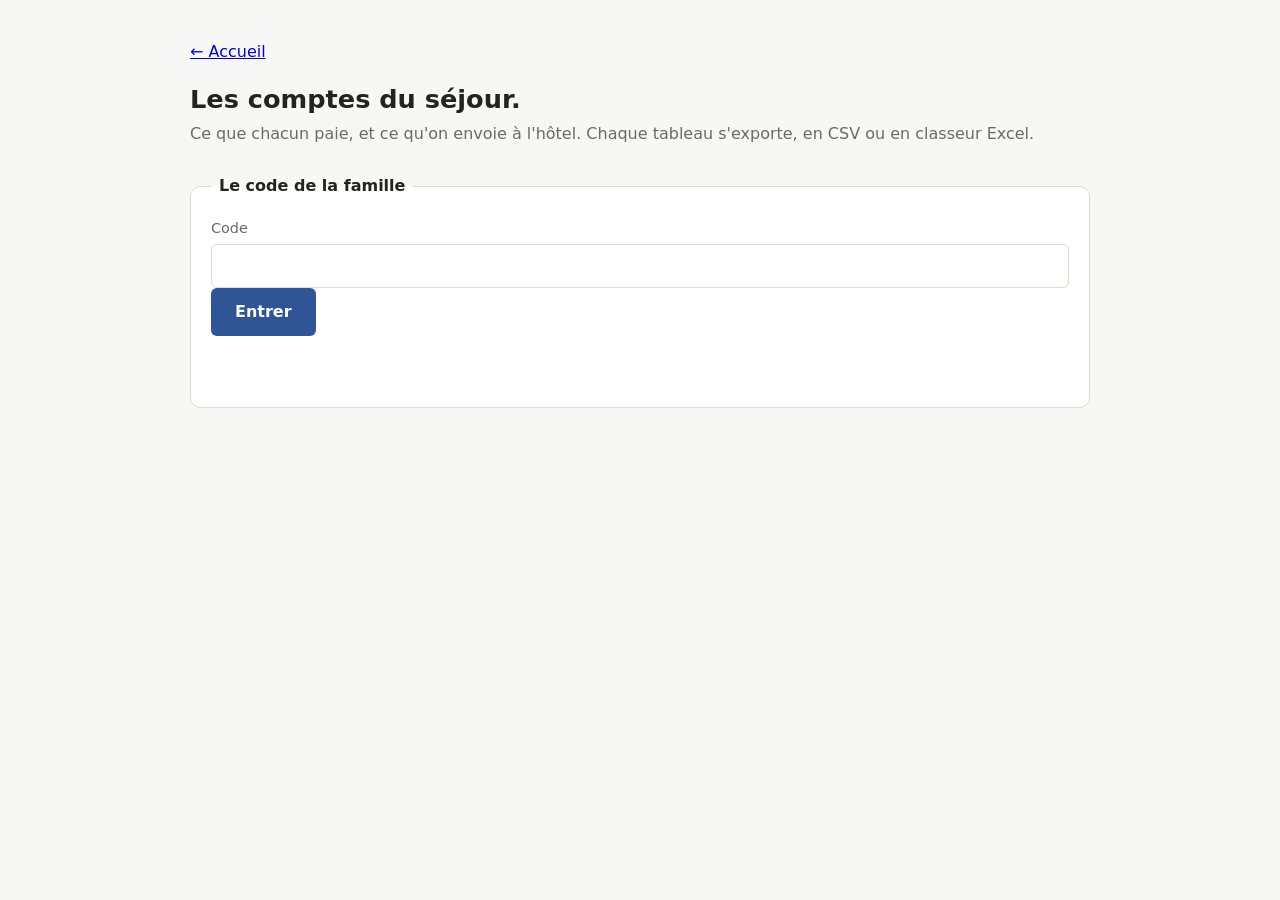
<file: comptes.html>
<!doctype html>
<html lang="fr">
<head>
  <meta charset="utf-8">
  <meta name="viewport" content="width=device-width, initial-scale=1">
  <meta name="robots" content="noindex">
  <title>Tribu — les comptes</title>
  <link rel="stylesheet" href="./style.css?v=92fa4ebfdf">
</head>
<body>
<main>
  <!--
    CETTE PAGE N'EST ANNONCÉE NULLE PART. Ni le menu ni l'accueil n'y
    mènent : elle ne s'ouvre qu'à qui en a reçu l'adresse. Elle montre la
    note de CHACUN et ce qu'on envoie à l'hôtel — les onglets Facture et
    Hôtel de l'organisateur — et se lit avec le code famille.

    Ce n'est pas un verrou : le dépôt est public, et qui le fouille la
    trouve. Un test veille seulement à ce qu'aucune page n'y renvoie.
  -->
  <p><a href="./index.html">← Accueil</a></p>

  <h1>Les comptes du séjour.</h1>
  <p class="sous-titre">
    Ce que chacun paie, et ce qu'on envoie à l'hôtel. Chaque tableau
    s'exporte, en CSV ou en classeur Excel.
  </p>

  <p id="fil" class="fil" role="status" hidden>
    <strong>✓ Code accepté.</strong>
  </p>

  <!-- ---- Étape 1 : le code ----------------------------------- -->
  <section id="etape-code">
    <fieldset>
      <legend>Le code de la famille</legend>
      <form id="form-code">
        <div>
          <label for="code">Code</label>
          <input type="text" id="code" required maxlength="40" autocomplete="off"
                 spellcheck="false">
        </div>
        <button type="submit">Entrer</button>
        <p id="message-code" role="status" aria-live="polite"></p>
      </form>
    </fieldset>
  </section>

  <!-- ---- Étape 2 : les comptes -------------------------------- -->
  <section id="etape-comptes" hidden>
    <p id="message" role="status" aria-live="polite"></p>

    <div class="onglets" role="tablist" aria-label="Les comptes">
      <button type="button" role="tab" id="onglet-facture"
              aria-controls="volet-facture" aria-selected="true">Facture</button>
      <button type="button" role="tab" id="onglet-hotel"
              aria-controls="volet-hotel" aria-selected="false" tabindex="-1">Hôtel</button>
    </div>

    <!--
      Chaque tableau porte ses deux boutons d'export, juste en dessous :
      `data-exporter` désigne la zone dont on exporte le tableau, et
      `data-feuille` sur la zone donne son nom au fichier et à la feuille.
      En bas de chaque onglet, un bouton les prend tous, une feuille par
      tableau.
    -->

    <!-- ---- Facture --------------------------------------------- -->
    <div class="volet" id="volet-facture" role="tabpanel" aria-labelledby="onglet-facture" tabindex="0">
      <!--
        CE QUI REND LE TOTAL FAUX RESTE HORS DES PANNEAUX. Une alerte pliée
        dans un tiroir n'alerte personne.
      -->
      <div id="alerte-facture"></div>

      <details class="panneau-pliable" id="panneau-resume" open>
        <summary>Ce que chacun paie</summary>

        <div id="facture-resume" data-feuille="Ce que chacun paie"></div>
        <div class="actions exporter">
          <button type="button" class="discret" data-exporter="facture-resume" data-format="csv">Exporter en CSV</button>
          <button type="button" class="discret" data-exporter="facture-resume" data-format="xlsx">Exporter en XLSX</button>
        </div>

        <p class="note">
          Une ligne par personne, et chaque famille ferme sur sa somme. La
          colonne <strong>hébergement</strong> comprend la taxe de séjour. Les
          colonnes <strong>par nuitée</strong> et <strong>par repas</strong>
          ramènent chaque somme à ce qu'elle achète&nbsp;: elles ne
          s'additionnent pas. Survole une case <strong>suppl. / réd.</strong>
          pour savoir d'où elle vient.
        </p>
      </details>

      <details class="panneau-pliable" id="panneau-synthese">
        <summary>En résumé</summary>

        <div id="facture-synthese" data-feuille="En résumé"></div>
        <div class="actions exporter">
          <button type="button" class="discret" data-exporter="facture-synthese" data-format="csv">Exporter en CSV</button>
          <button type="button" class="discret" data-exporter="facture-synthese" data-format="xlsx">Exporter en XLSX</button>
        </div>

        <p class="note">
          La <strong>forme</strong> de la dépense&nbsp;: un écart-type proche de
          zéro dit que tout le monde paie à peu près la même chose&nbsp;; large,
          il dit que la moyenne ne représente personne.
        </p>
      </details>

      <details class="panneau-pliable" id="panneau-nuits">
        <summary>Les nuits</summary>

        <div id="facture-hebergement" data-feuille="Les nuits"></div>
        <div class="actions exporter">
          <button type="button" class="discret" data-exporter="facture-hebergement" data-format="csv">Exporter en CSV</button>
          <button type="button" class="discret" data-exporter="facture-hebergement" data-format="xlsx">Exporter en XLSX</button>
        </div>
      </details>

      <details class="panneau-pliable" id="panneau-repas">
        <summary>Les repas hors pension</summary>

        <div id="facture-repas" data-feuille="Les repas hors pension"></div>
        <div class="actions exporter">
          <button type="button" class="discret" data-exporter="facture-repas" data-format="csv">Exporter en CSV</button>
          <button type="button" class="discret" data-exporter="facture-repas" data-format="xlsx">Exporter en XLSX</button>
        </div>
      </details>

      <div class="actions">
        <button type="button" data-tout="volet-facture" data-fichier="facture">Tout exporter en XLSX</button>
      </div>
    </div>

    <!-- ---- Hôtel ----------------------------------------------- -->
    <div class="volet" id="volet-hotel" role="tabpanel" aria-labelledby="onglet-hotel" tabindex="0" hidden>
      <!--
        Ce qu'on envoie à l'hôtel : des nombres de chambres et des nombres
        de couverts, aucun nom. Le même dessin que l'onglet Hôtel de
        l'organisateur (`hotel.js`).
      -->
      <div id="alerte-hotel"></div>

      <!-- Les trois lignes qu'un contrat d'hôtel porte en tête. -->
      <p id="hotel-entete" class="fil"></p>

      <details class="panneau-pliable" id="panneau-detail" open>
        <summary>Le détail du séjour</summary>

        <div id="hotel-detail" data-feuille="Le détail du séjour"></div>
        <div class="actions exporter">
          <button type="button" class="discret" data-exporter="hotel-detail" data-format="csv">Exporter en CSV</button>
          <button type="button" class="discret" data-exporter="hotel-detail" data-format="xlsx">Exporter en XLSX</button>
        </div>

        <p class="note">
          Le même argent que l'onglet Facture, regroupé
          <strong>par prestation</strong>&nbsp;: la forme d'un contrat
          d'hôtel. Les suppléments et réductions spécifiques y ont chacun leur
          ligne, et le total reste celui de la facture.
        </p>
      </details>

      <details class="panneau-pliable" id="panneau-couchages" open>
        <summary>Les couchages, nuit par nuit</summary>

        <div id="hotel-couchages" data-feuille="Les couchages"></div>
        <div class="actions exporter">
          <button type="button" class="discret" data-exporter="hotel-couchages" data-format="csv">Exporter en CSV</button>
          <button type="button" class="discret" data-exporter="hotel-couchages" data-format="xlsx">Exporter en XLSX</button>
        </div>

        <p class="note">
          Le nombre d'exemplaires de chaque type <strong>réellement
          occupés</strong> cette nuit-là, d'après le plan de couchage. Une
          chambre où dort une seule personne compte pour une chambre.
        </p>
      </details>

      <details class="panneau-pliable" id="panneau-couverts" open>
        <summary>Les couverts, repas par repas</summary>

        <div id="hotel-couverts" data-feuille="Les couverts"></div>
        <div class="actions exporter">
          <button type="button" class="discret" data-exporter="hotel-couverts" data-format="csv">Exporter en CSV</button>
          <button type="button" class="discret" data-exporter="hotel-couverts" data-format="xlsx">Exporter en XLSX</button>
        </div>

        <p class="note">
          Un couvert par personne qui a coché ce repas, compris dans une
          pension ou pris à part. Les colonnes de <strong>préférences</strong>
          comptent, parmi les personnes attablées, celles qui l'ont
          déclaré&nbsp;— des nombres, jamais des noms.
        </p>
      </details>

      <div class="actions">
        <button type="button" data-tout="volet-hotel" data-fichier="hotel">Tout exporter en XLSX</button>
      </div>
    </div>
  </section>
</main>

<script src="./config.js?v=bcb9f55b01"></script>
<!-- `facture.js` calcule, `tableaux.js` et `hotel.js` mettent en page :
     les mêmes que les onglets Facture et Hôtel. `classeur.js` écrit les
     fichiers. `comptes.js` ne fait que les brancher. -->
<script src="./facture.js?v=76a52daeae"></script>
<script src="./tableaux.js?v=9f55492dff"></script>
<script src="./hotel.js?v=5e05337b09"></script>
<script src="./classeur.js?v=5e783d342a"></script>
<script src="./comptes.js?v=cef7080d87"></script>
</body>
</html>
</file>
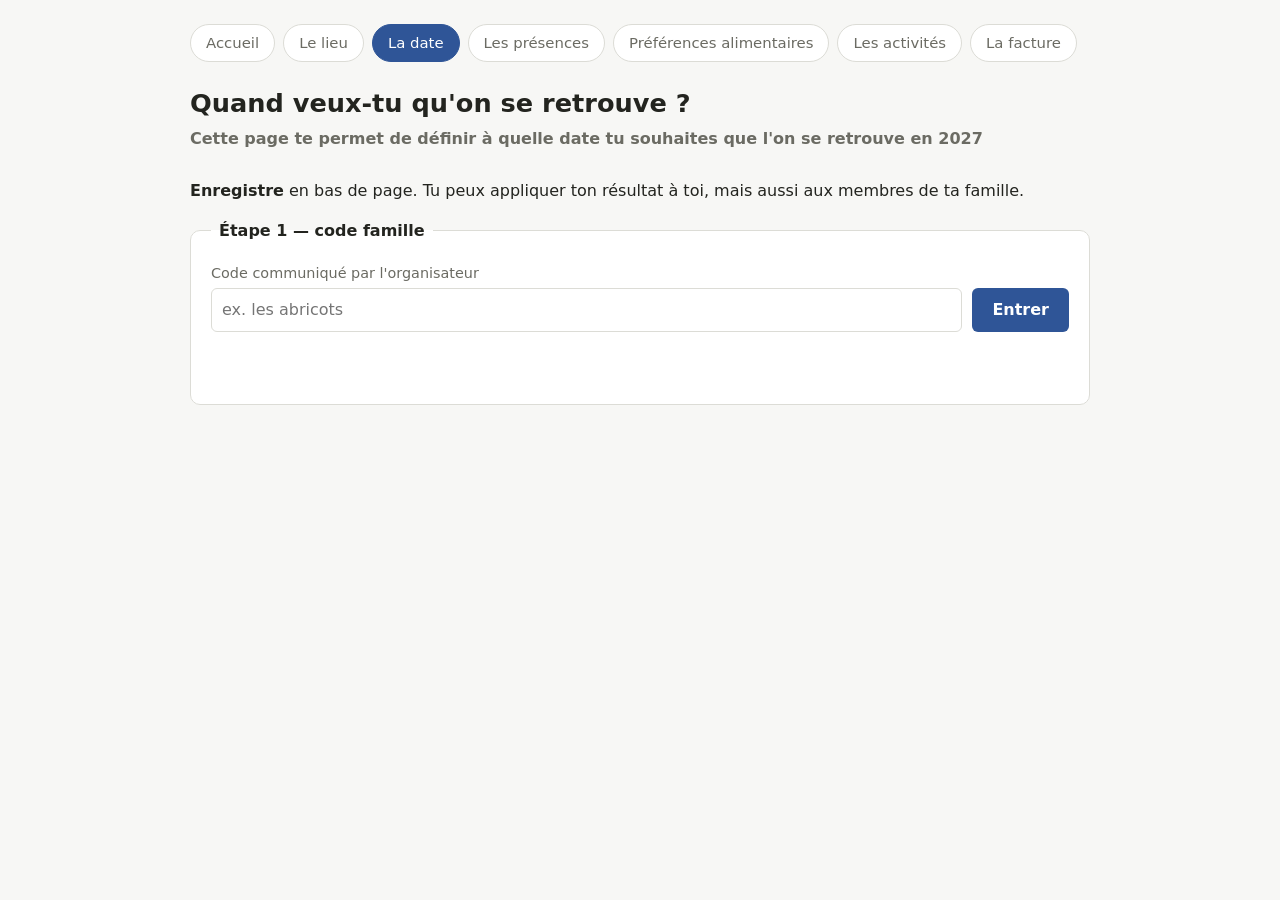
<file: dates.html>
<!doctype html>
<html lang="fr">
<head>
  <meta charset="utf-8">
  <meta name="viewport" content="width=device-width, initial-scale=1">
  <meta name="robots" content="noindex">
  <title>Tribu — choix de la date</title>
  <link rel="stylesheet" href="./style.css?v=92fa4ebfdf">
</head>
<body>
<main>
  <nav class="menu" aria-label="Les étapes du séjour">
    <a href="./index.html">Accueil</a>
    <a href="./lieux.html">Le lieu</a>
    <a href="./dates.html" aria-current="page">La date</a>
    <a href="./presences.html">Les présences</a>
    <a href="./regimes.html">Préférences alimentaires</a>
    <a href="./activites.html">Les activités</a>
    <a href="./facture.html">La facture</a>
  </nav>

  <!--
    L'organisateur peut fermer cette page. FERMER NE CACHE RIEN : on relit
    ce qu'on a dit, on ne le change plus -- et c'est la base qui refuse,
    pas la page. Le bandeau le dit AVANT qu'on remplisse quoi que ce soit,
    la ou le message sous le bouton arrivait trop tard.
  -->
  <p id="page-fermee" class="erreur bandeau-ferme" role="status" hidden>
    <strong>L'organisateur a fermé cette page.</strong>
    Tu peux relire ce que tu as déclaré, mais plus le modifier.
  </p>

  <h1>Quand veux-tu qu'on se retrouve ?</h1>
  <!--
    UNE LIGNE, ET ELLE DIT DEUX CHOSES : pourquoi on est là, et ce qu'il
    faut faire. Une page qui ne dit que la première laisse chercher ; une
    qui ne dit que la seconde laisse se demander à quoi ça sert.
  -->
  <p class="sous-titre" id="sous-titre">
    <strong>Cette page te permet de définir à quelle date tu souhaites que l'on se retrouve en 2027 </strong>&nbsp;
  </p>
  <p>
    <strong>Enregistre</strong> en bas de page. Tu peux appliquer ton résultat à toi, mais aussi aux membres de ta famille.
  </p>

  <!-- Reste affiché une fois le code accepté : c'est le signe que la page
       a bougé, là où deux champs de texte au même endroit ne le disent
       pas. -->
  <p id="fil" class="fil" role="status" hidden>
    <strong>✓ Code accepté.</strong>
    <span id="fil-suite">Reste à dire qui tu es.</span>
  </p>

  <!-- ÉTAPE 1 — le code famille ------------------------------------ -->
  <section id="etape-code">
    <fieldset>
      <legend>Étape 1 — code famille</legend>
      <form id="form-code">
        <label for="code">Code communiqué par l'organisateur</label>
        <div class="ligne-champ">
          <input type="text" id="code" required maxlength="40" autocomplete="off"
                 autocapitalize="off" spellcheck="false" placeholder="ex. les abricots">
          <button type="submit">Entrer</button>
        </div>
        <p id="message-code" role="status" aria-live="polite"></p>
      </form>
    </fieldset>
  </section>

  <!-- ÉTAPE 2 — qui es-tu ? ---------------------------------------- -->
  <section id="etape-prenom" hidden>
    <fieldset class="panneau-saisie surgit">
      <legend>Étape 2 — qui es-tu&nbsp;?</legend>
      <label for="prenom">Commence à taper ton prénom</label>
      <div class="auto">
        <input type="text" id="prenom" autocomplete="off" spellcheck="false"
               placeholder="ex. Syl…" role="combobox" aria-expanded="false"
               aria-controls="suggestions">
        <ul id="suggestions" role="listbox"></ul>
      </div>
      <p id="message-prenom" role="status" aria-live="polite"></p>
    </fieldset>
  </section>

  <!-- ÉTAPE 3 — les vœux ------------------------------------------- -->
  <section id="etape-voeux" hidden>
    <fieldset>
      <legend>Pour qui réponds-tu&nbsp;?</legend>
      <div id="personnes" class="pastilles"></div>
    </fieldset>

    <fieldset class="panneau-saisie">
      <legend id="legende-voeux">Week-ends proposés</legend>
      <div id="options"></div>
    </fieldset>

    <!--
      PLIÉ PAR DÉFAUT. On vient ici pour répondre, pas pour consulter : le
      classement de toute la famille sous ses propres réponses donnait à la
      page un air de tableau de bord. Le résumé porte la participation, de
      quoi savoir s'il vaut la peine d'ouvrir.

      `<details>` plutôt qu'un bouton et une classe : le pli est natif, il
      marche sans script, et le lecteur d'écran l'annonce sans qu'on ait à
      le lui dire.
    -->
    <details class="panneau-resultat" id="bloc-resultats">
      <summary>Résultat des choix <span id="participation" class="discret-inline"></span></summary>
      <p id="verdict" class="note" role="status" aria-live="polite"></p>
      <ol id="classement" class="classement"></ol>
      <p class="note">
        Le classement suit le nombre de <strong>oui</strong>&nbsp;: combien de
        personnes peuvent venir. À égalité, celui qui est refusé par le moins
        de monde passe devant. <strong>Qui a répondu quoi</strong> se déplie
        sous chaque week-end&nbsp;: les totaux disent si la date tient la
        corde, les noms disent si ton frère peut venir — et c'est souvent la
        vraie question.
      </p>
    </details>

    <div class="actions">
      <button type="button" id="enregistrer">Enregistrer</button>
      <button type="button" id="appliquer-tous" class="discret" hidden></button>
      <button type="button" id="changer" class="discret">Changer de personne</button>
    </div>
    <p class="note" id="portee-saisie"></p>
    <p id="message" role="status" aria-live="polite"></p>
  </section>
</main>

<script src="./config.js?v=bcb9f55b01"></script>
<script src="./resultats.js?v=4c2ef4837b"></script>
<script src="./dates.js?v=535611e472"></script>
</body>
</html>
</file>
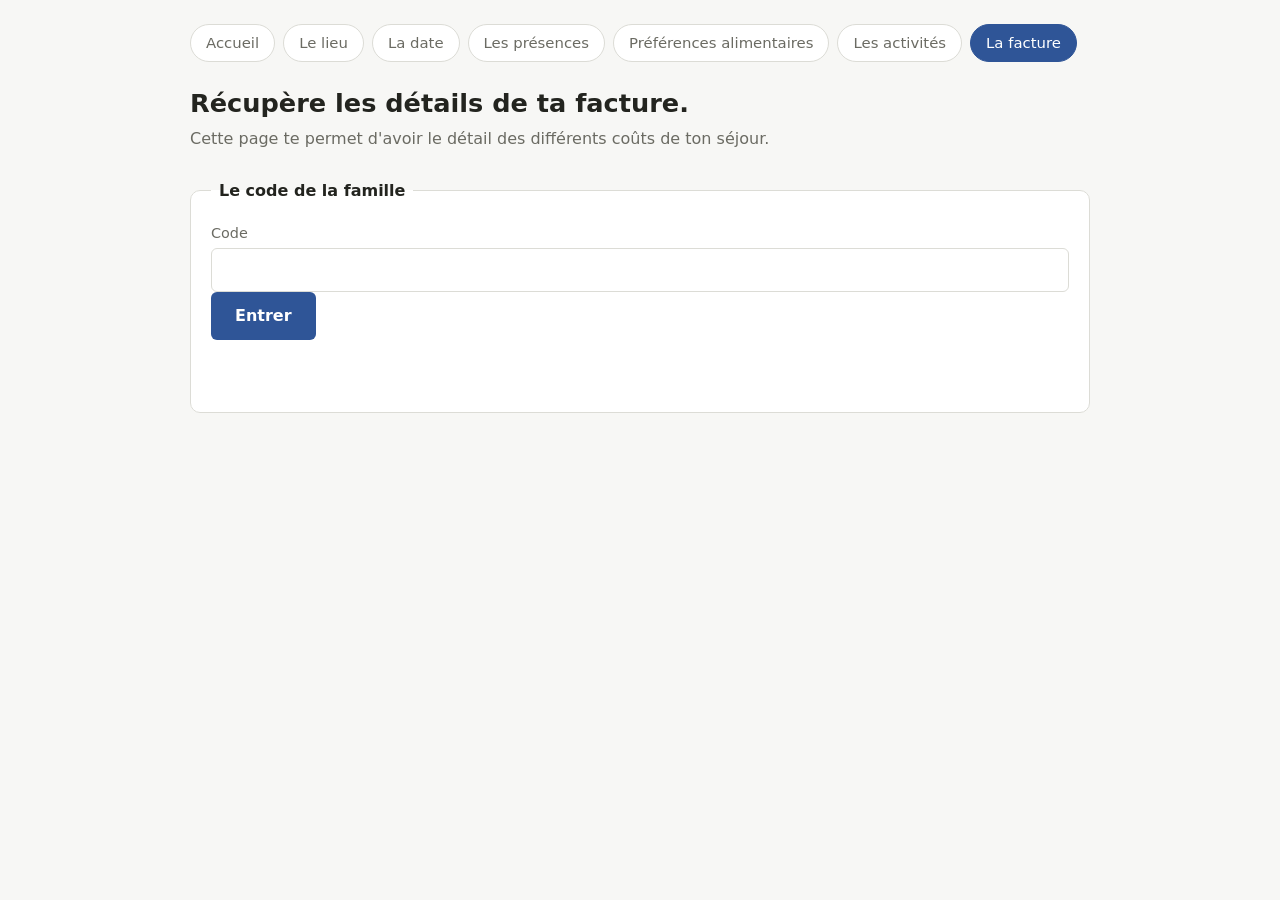
<file: facture.html>
<!doctype html>
<html lang="fr">
<head>
  <meta charset="utf-8">
  <meta name="viewport" content="width=device-width, initial-scale=1">
  <meta name="robots" content="noindex">
  <title>Tribu — la facture</title>
  <link rel="stylesheet" href="./style.css?v=92fa4ebfdf">
</head>
<body>
<main>
  <nav class="menu" aria-label="Les étapes du séjour">
    <a href="./index.html">Accueil</a>
    <a href="./lieux.html">Le lieu</a>
    <a href="./dates.html">La date</a>
    <a href="./presences.html">Les présences</a>
    <a href="./regimes.html">Préférences alimentaires</a>
    <a href="./activites.html">Les activités</a>
    <a href="./facture.html" aria-current="page">La facture</a>
  </nav>

  <h1>Récupère les détails de ta facture.</h1>
  <p class="sous-titre" id="sous-titre">
    Cette page te permet d'avoir le détail des différents coûts de ton séjour.
  </p>

  <!-- Reste affiché une fois le code accepté : c'est le signe que la page
       a bougé, là où deux champs de texte au même endroit ne le disent
       pas. -->
  <p id="fil" class="fil" role="status" hidden>
    <strong>✓ Code accepté.</strong>
    <span id="fil-suite">Reste à dire qui tu es.</span>
  </p>

  <!-- ---- Étape 1 : le code ----------------------------------- -->
  <section id="etape-code">
    <fieldset>
      <legend>Le code de la famille</legend>
      <form id="form-code">
        <div>
          <label for="code">Code</label>
          <input type="text" id="code" required maxlength="40" autocomplete="off"
                 spellcheck="false">
        </div>
        <button type="submit">Entrer</button>
        <p id="message-code" role="status" aria-live="polite"></p>
      </form>
    </fieldset>
  </section>

  <!-- ---- Étape 2 : qui es-tu ? -------------------------------- -->
  <section id="etape-prenom" hidden>
    <fieldset class="panneau-saisie surgit">
      <legend>Ton prénom</legend>
      <div>
        <label for="prenom">Prénom</label>
        <input type="text" id="prenom" autocomplete="off" spellcheck="false"
               role="combobox" aria-expanded="false" aria-controls="suggestions"
               aria-autocomplete="list">
        <ul id="suggestions" role="listbox"></ul>
      </div>
      <p id="message-prenom" role="status" aria-live="polite"></p>
    </fieldset>
  </section>

  <!-- ---- Étape 3 : la note ------------------------------------ -->
  <section id="etape-facture" hidden>
    <!--
      CE QUI REND LE TOTAL FAUX RESTE HORS DES PANNEAUX. Une alerte pliée
      dans un tiroir n'alerte personne — et ici, le lecteur n'a aucun
      moyen de deviner qu'un prix manque.
    -->
    <div id="alerte-facture"></div>
    <p id="message" role="status" aria-live="polite"></p>

    <!--
      Les mêmes trois tableaux que l'organisateur a sous les yeux, dessinés
      par le même module : celui qui demande l'argent et celui qui le paie
      doivent lire la même chose. Le récapitulatif est OUVERT, le détail
      plié — on l'ouvre quand un chiffre du dessus surprend.
    -->
    <details class="panneau-pliable" id="panneau-resume" open>
      <summary>Ce que tu paies <span id="compteur-facture" class="discret-inline"></span></summary>

      <div id="facture-resume"></div>
    </details>

    <details class="panneau-pliable" id="panneau-nuits">
      <summary>Les nuits <span id="compteur-nuits" class="discret-inline"></span></summary>

      <div id="facture-hebergement"></div>
    </details>

    <details class="panneau-pliable" id="panneau-repas">
      <summary>Les repas hors pension <span id="compteur-repas" class="discret-inline"></span></summary>

      <div id="facture-repas"></div>
    </details>

    <div class="actions">
      <button type="button" id="changer" class="discret">Changer de personne</button>
    </div>
  </section>
</main>

<script src="./config.js?v=bcb9f55b01"></script>
<!-- `facture.js` calcule, `tableaux.js` met en page : les deux mêmes que
     la page de l'organisateur. `note.js` ne fait que les brancher. -->
<script src="./facture.js?v=76a52daeae"></script>
<script src="./tableaux.js?v=9f55492dff"></script>
<script src="./note.js?v=91de859c65"></script>
</body>
</html>
</file>
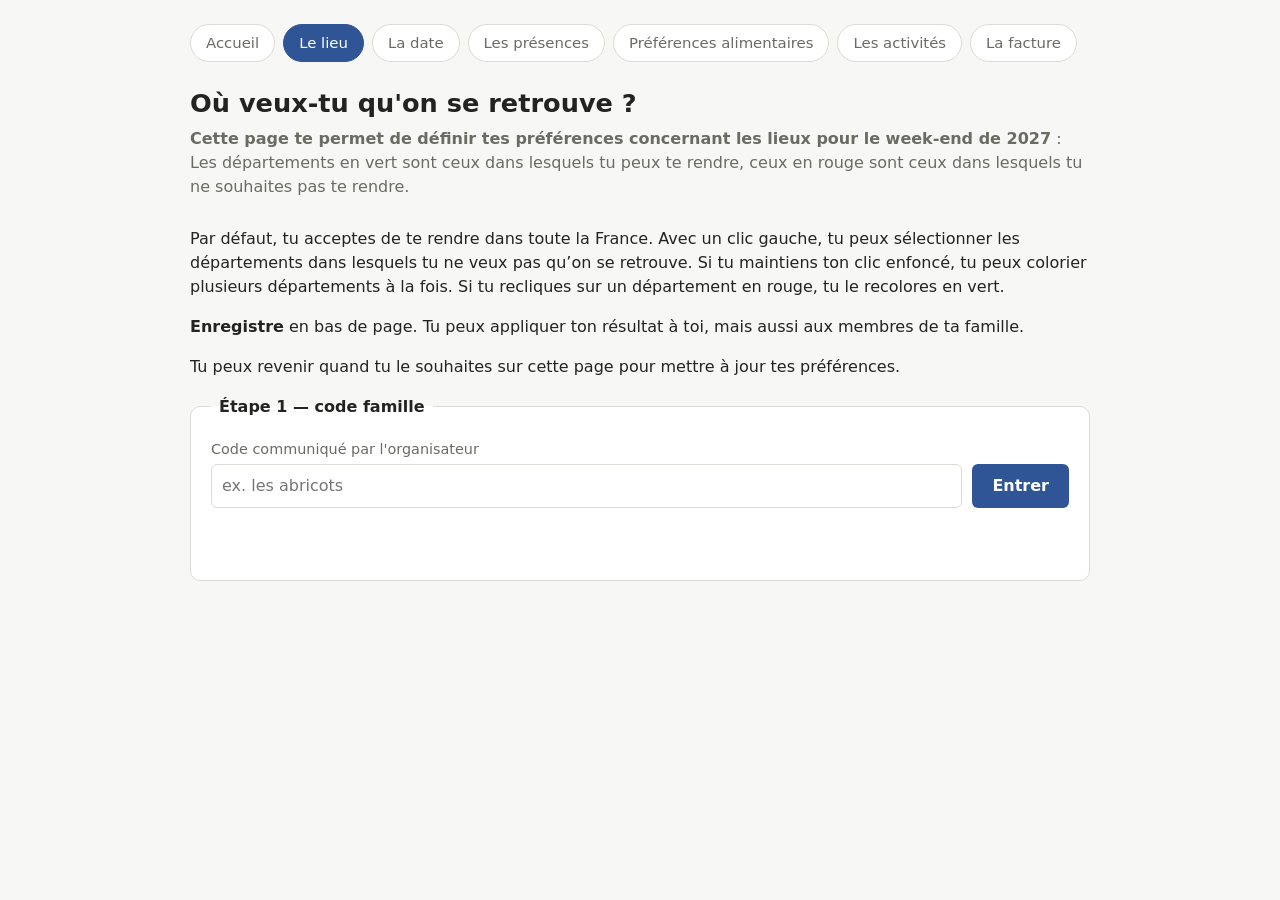
<file: lieux.html>
<!doctype html>
<html lang="fr">
<head>
  <meta charset="utf-8">
  <meta name="viewport" content="width=device-width, initial-scale=1">
  <meta name="robots" content="noindex">
  <title>Tribu — choix du lieu</title>
  <link rel="stylesheet" href="./style.css?v=92fa4ebfdf">
</head>
<body>
<main>
  <nav class="menu" aria-label="Les étapes du séjour">
    <a href="./index.html">Accueil</a>
    <a href="./lieux.html" aria-current="page">Le lieu</a>
    <a href="./dates.html">La date</a>
    <a href="./presences.html">Les présences</a>
    <a href="./regimes.html">Préférences alimentaires</a>
    <a href="./activites.html">Les activités</a>
    <a href="./facture.html">La facture</a>
  </nav>

  <!--
    L'organisateur peut fermer cette page. FERMER NE CACHE RIEN : on relit
    ce qu'on a dit, on ne le change plus -- et c'est la base qui refuse,
    pas la page. Le bandeau le dit AVANT qu'on remplisse quoi que ce soit,
    la ou le message sous le bouton arrivait trop tard.
  -->
  <p id="page-fermee" class="erreur bandeau-ferme" role="status" hidden>
    <strong>L'organisateur a fermé cette page.</strong>
    Tu peux relire ce que tu as déclaré, mais plus le modifier.
  </p>

  <h1>Où veux-tu qu'on se retrouve ?</h1>
  <!--
    UNE LIGNE, ET ELLE DIT DEUX CHOSES : pourquoi on est là, et ce qu'il
    faut faire.
  -->
  <p class="sous-titre">
    <strong>Cette page te permet de définir tes préférences concernant les lieux pour le week-end de 2027</strong>&nbsp;:
    Les départements en vert sont ceux dans lesquels tu peux te rendre, ceux en rouge sont ceux dans lesquels tu ne souhaites pas te rendre.
  <p>
    Par défaut, tu acceptes de te rendre dans toute la France.
    Avec un clic gauche, tu peux sélectionner les départements dans lesquels tu ne veux pas qu’on se retrouve.
    Si tu maintiens ton clic enfoncé, tu peux colorier plusieurs départements à la fois.
    Si tu recliques sur un département en rouge, tu le recolores en vert.
  </p>
  <p>
    <strong>Enregistre</strong> en bas de page. Tu peux appliquer ton résultat à toi, mais aussi aux membres de ta famille.
  </p>
  <p>
  Tu peux revenir quand tu le souhaites sur cette page pour mettre à jour tes préférences.
  </p>


  </p>

  <!-- Reste affiché une fois le code accepté : c'est le signe que la page
       a bougé, là où deux champs de texte au même endroit ne le disent
       pas. -->
  <p id="fil" class="fil" role="status" hidden>
    <strong>✓ Code accepté.</strong>
    <span id="fil-suite">Reste à dire qui tu es.</span>
  </p>

  <!-- ÉTAPE 1 — le code famille ------------------------------------ -->
  <section id="etape-code">
    <fieldset>
      <legend>Étape 1 — code famille</legend>
      <form id="form-code">
        <label for="code">Code communiqué par l'organisateur</label>
        <div class="ligne-champ">
          <input type="text" id="code" required maxlength="40" autocomplete="off"
                 autocapitalize="off" spellcheck="false" placeholder="ex. les abricots">
          <button type="submit">Entrer</button>
        </div>
        <p id="message-code" role="status" aria-live="polite"></p>
      </form>
    </fieldset>
  </section>

  <!-- ÉTAPE 2 — qui es-tu ? ---------------------------------------- -->
  <section id="etape-prenom" hidden>
    <fieldset class="panneau-saisie surgit">
      <legend>Étape 2 — qui es-tu&nbsp;?</legend>
      <label for="prenom">Commence à taper ton prénom</label>
      <div class="auto">
        <input type="text" id="prenom" autocomplete="off" spellcheck="false"
               placeholder="ex. Syl…" role="combobox" aria-expanded="false"
               aria-controls="suggestions">
        <ul id="suggestions" role="listbox"></ul>
      </div>
      <p id="message-prenom" role="status" aria-live="polite"></p>
    </fieldset>
  </section>

  <!-- ÉTAPE 3 — la carte ------------------------------------------- -->
  <section id="etape-carte" hidden>
    <fieldset>
      <legend>Pour qui réponds-tu&nbsp;?</legend>
      <div id="personnes" class="pastilles"></div>
    </fieldset>

    <fieldset>
      <legend id="legende-carte">Ta carte</legend>

      <div class="pastilles" id="vues">
        <button type="button" class="pastille active" data-vue="moi">Ma carte</button>
        <button type="button" class="pastille" data-vue="famille">Celle de la famille</button>
      </div>

      <div class="carte-cadre">
        <svg id="carte" class="carte-svg" role="img" aria-label="Carte des départements français"></svg>
      </div>

      <p class="carte-legende" id="carte-legende"></p>

      <button type="button" id="tout-effacer" class="discret">Tout remettre en vert</button>
    </fieldset>

    <!--
      Le classement des dix departements les mieux acceptes, sous la carte de
      la famille : il n'a de sens que sur cette vue, la page le masque sur
      « Ma carte ». Meme bandeau que le resultat des dates.
    -->
    <details class="panneau-resultat" id="bloc-classement" open hidden>
      <summary>Les départements les mieux acceptés <span id="participation-lieux" class="discret-inline"></span></summary>
      <p id="verdict-lieux" class="note" role="status" aria-live="polite"></p>
      <ol id="classement-departements" class="classement"></ol>
      <p class="note">
        Le classement suit le nombre de <strong>oui</strong>&nbsp;: ceux qui ont
        enregistré leur carte sans refuser le département. À égalité, celui qui
        est refusé par le moins de monde passe devant&nbsp;; deux départements
        qui ont les mêmes oui <em>et</em> les mêmes non partagent leur rang.
        <strong>Qui a répondu quoi</strong> se déplie sous chacun.
      </p>
    </details>

    <div class="actions">
      <button type="button" id="enregistrer">Enregistrer</button>
      <button type="button" id="appliquer-tous" class="discret" hidden></button>
      <button type="button" id="changer" class="discret">Changer de personne</button>
    </div>
    <p class="note" id="portee-saisie"></p>
    <p id="message" role="status" aria-live="polite"></p>
  </section>
</main>

<script src="./config.js?v=bcb9f55b01"></script>
<script src="./carte.js?v=b37ceaf5c6"></script>
<script src="./resultats.js?v=4c2ef4837b"></script>
<script src="./lieux.js?v=3b3fb63ea6"></script>
</body>
</html>
</file>
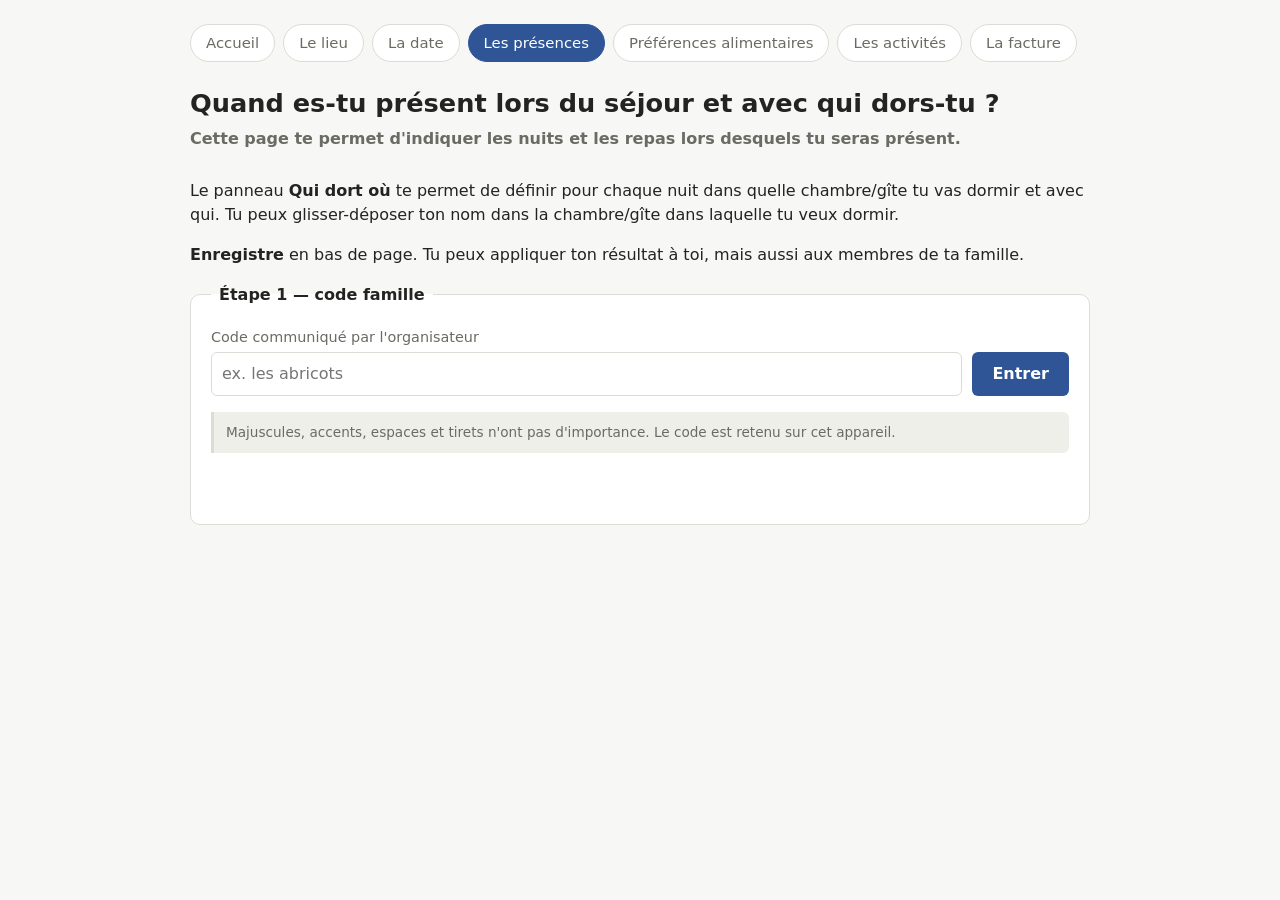
<file: presences.html>
<!doctype html>
<html lang="fr">
<head>
  <meta charset="utf-8">
  <meta name="viewport" content="width=device-width, initial-scale=1">
  <meta name="robots" content="noindex">
  <title>Tribu — les présences</title>
  <link rel="stylesheet" href="./style.css?v=92fa4ebfdf">
</head>
<body>
<main>
  <nav class="menu" aria-label="Les étapes du séjour">
    <a href="./index.html">Accueil</a>
    <a href="./lieux.html">Le lieu</a>
    <a href="./dates.html">La date</a>
    <a href="./presences.html" aria-current="page">Les présences</a>
    <a href="./regimes.html">Préférences alimentaires</a>
    <a href="./activites.html">Les activités</a>
    <a href="./facture.html">La facture</a>
  </nav>

  <!--
    L'organisateur peut fermer cette page. FERMER NE CACHE RIEN : on relit
    ce qu'on a dit, on ne le change plus -- et c'est la base qui refuse,
    pas la page. Le bandeau le dit AVANT qu'on remplisse quoi que ce soit,
    la ou le message sous le bouton arrivait trop tard.
  -->
  <p id="page-fermee" class="erreur bandeau-ferme" role="status" hidden>
    <strong>L'organisateur a fermé cette page.</strong>
    Tu peux relire ce que tu as déclaré, mais plus le modifier.
  </p>

  <h1>Quand es-tu présent lors du séjour et avec qui dors-tu ?</h1>

  <!--
    UNE LIGNE, ET ELLE DIT DEUX CHOSES : pourquoi on est là, et ce qu'il
    faut faire. Cette page-ci en avait besoin plus que les autres — sa
    grille se remplit case par case, et rien ne disait qu'une journée
    laissée vide veut dire « pas là ».
  -->
  <p class="sous-titre">
    <strong>Cette page te permet d'indiquer les nuits et les repas lors desquels tu seras présent.</strong>&nbsp; 
  </p>
  <p>
    Le panneau <strong>Qui dort où</strong> te permet de définir pour chaque nuit dans quelle chambre/gîte tu vas dormir et avec qui. 
    Tu peux glisser-déposer ton nom dans la chambre/gîte dans laquelle tu veux dormir.
  </p>
  <p>
    <strong>Enregistre</strong> en bas de page. Tu peux appliquer ton résultat à toi, mais aussi aux membres de ta famille.
  </p>

  <!-- Reste affiché une fois le code accepté : c'est le signe que la page
       a bougé, là où deux champs de texte au même endroit ne le disent
       pas. -->
  <p id="fil" class="fil" role="status" hidden>
    <strong>✓ Code accepté.</strong>
    <span id="fil-suite">Reste à dire qui tu es.</span>
  </p>

  <!-- ÉTAPE 1 — le code famille ------------------------------------ -->
  <section id="etape-code">
    <fieldset>
      <legend>Étape 1 — code famille</legend>
      <form id="form-code">
        <label for="code">Code communiqué par l'organisateur</label>
        <div class="ligne-champ">
          <input type="text" id="code" required maxlength="40" autocomplete="off"
                 autocapitalize="off" spellcheck="false" placeholder="ex. les abricots">
          <button type="submit">Entrer</button>
        </div>
        <p class="note">
          Majuscules, accents, espaces et tirets n'ont pas d'importance.
          Le code est retenu sur cet appareil.
        </p>
        <p id="message-code" role="status" aria-live="polite"></p>
      </form>
    </fieldset>
  </section>

  <!-- ÉTAPE 2 — qui es-tu ? ---------------------------------------- -->
  <section id="etape-prenom" hidden>
    <fieldset class="panneau-saisie surgit">
      <legend>Étape 2 — qui es-tu&nbsp;?</legend>
      <label for="prenom">Commence à taper ton prénom</label>
      <div class="auto">
        <input type="text" id="prenom" autocomplete="off" spellcheck="false"
               placeholder="Ton prénom..."
               role="combobox" aria-expanded="false" aria-controls="suggestions">
        <ul id="suggestions" role="listbox"></ul>
      </div>
      <p id="message-prenom" role="status" aria-live="polite"></p>
    </fieldset>
  </section>

  <!-- ÉTAPE 3 — la saisie ------------------------------------------ -->
  <section id="etape-saisie" hidden>
    <fieldset>
      <legend>Pour qui remplis-tu&nbsp;?</legend>
      <div id="personnes" class="pastilles"></div>
    </fieldset>

    <fieldset>
      <legend id="legende-jours">Séjour</legend>
      <div class="defilement">
        <table>
          <thead>
            <tr>
              <th>Jour</th>
              <th>La nuit…</th>
              <th>Déjeuner</th>
              <th>Dîner</th>
            </tr>
          </thead>
          <tbody id="jours"></tbody>
        </table>
      </div>
<!--       <p class="note">
        La colonne «&nbsp;la nuit…&nbsp;» concerne <strong>la nuit qui suit</strong>
        le jour indiqué. Les repas sont ceux pris <strong>ce jour-là</strong>.
        Le petit-déjeuner ne se coche pas&nbsp;: il vient avec la nuit en
        chambre, jamais avec le gîte. Une journée sans rien de coché veut
        dire que tu n'es pas là.
      </p> -->
    </fieldset>

    <!-- Le plan de couchage, sous la grille : on dit d'abord QUELLES NUITS
         on dort sur place, et seulement ensuite OU. L'ordre n'est pas un
         gout de mise en page -- une personne ne parait dans le plan d'une
         nuit que si elle a declare y dormir. -->
    <!--
      PLIÉ PAR DÉFAUT. Ce qu'on vient faire ici, c'est dire quelles nuits
      on dort sur place ; savoir avec qui vient après, et pas pour tout le
      monde. Un panneau de rectangles déplié sous la grille donnait à la
      page un air de tableau de bord alors qu'elle pose une question
      simple.

      `<details>` plutôt qu'un bouton et une classe : le pli est natif, il
      marche sans script, et le lecteur d'écran l'annonce sans qu'on ait à
      le lui dire.
    -->
    <details id="bloc-couchage" class="panneau-pliable" hidden>
      <summary>Qui dort où <span id="compteur-couchages" class="discret-inline"></span></summary>

      <div class="nuits" id="choix-nuit" role="group" aria-label="Nuit à organiser"></div>

      <div id="plan"></div>

      <p id="message-couchages" role="status" aria-live="polite"></p>

      <p class="note">
        Les noms <strong class="exemple-mien">cerclés de vert</strong> sont
        ceux que tu peux déplacer.
      </p>

      <p class="note">
        Glisse un nom d'un rectangle à l'autre. Sans souris&nbsp;: un clic sur
        le nom le saisit, un clic sur le rectangle d'arrivée le pose.
        <kbd>Ctrl</kbd>+clic en saisit plusieurs à la fois&nbsp;; sur ce qui
        est saisi, <kbd>Suppr</kbd> le ressort de sa chambre et
        <kbd>Échap</kbd> le repose où il était.
      </p>
    </details>

    <div class="actions">
      <button type="button" id="enregistrer">Enregistrer</button>
      <button type="button" id="appliquer-tous" class="discret" hidden></button>
      <button type="button" id="changer" class="discret">Changer de personne</button>
    </div>
    <p class="note" id="portee-saisie"></p>
    <p id="message" role="status" aria-live="polite"></p>
  </section>
</main>

<script src="./config.js?v=bcb9f55b01"></script>
<script src="./plan.js?v=353950955a"></script>
<script src="./app.js?v=81182877af"></script>
</body>
</html>
</file>
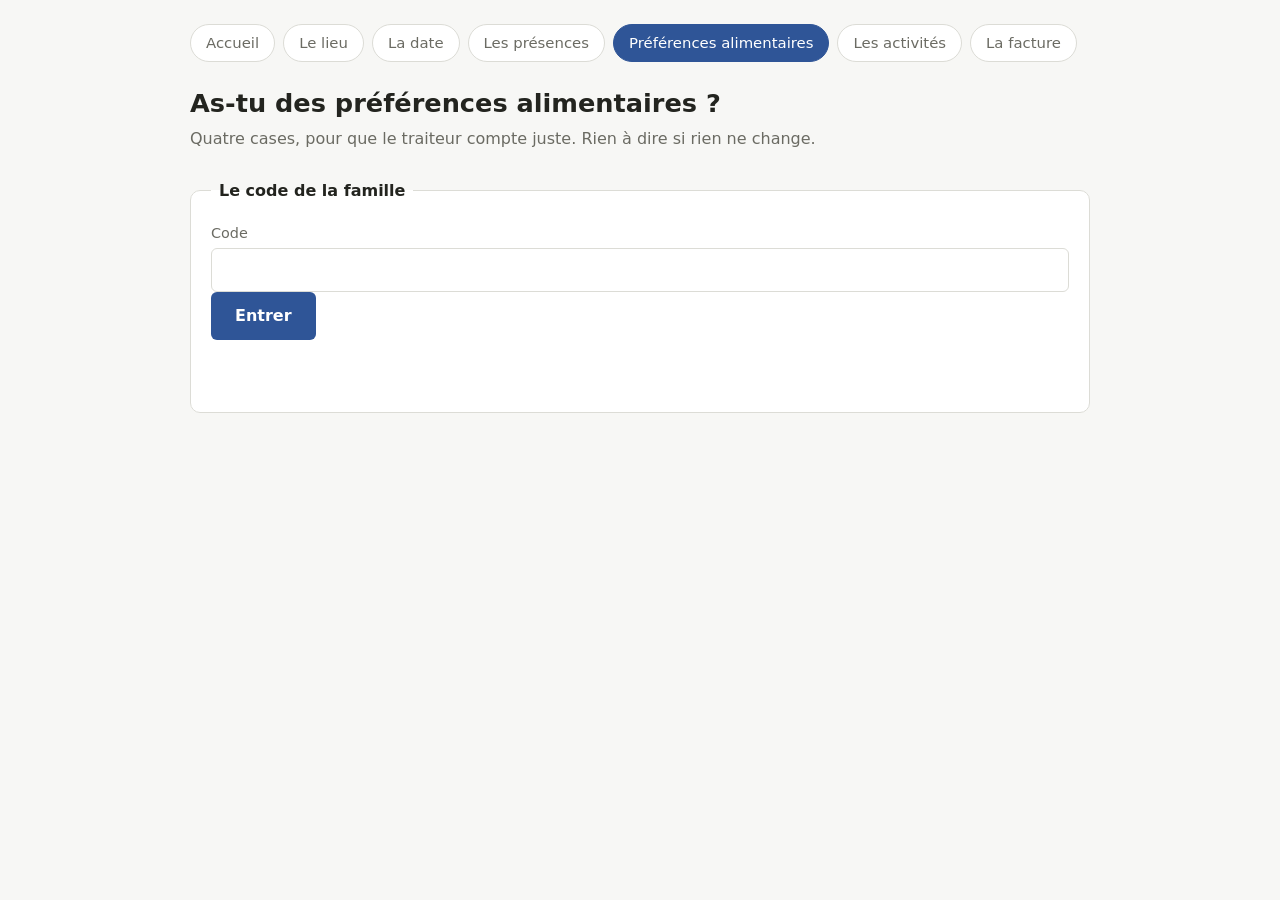
<file: regimes.html>
<!doctype html>
<html lang="fr">
<head>
  <meta charset="utf-8">
  <meta name="viewport" content="width=device-width, initial-scale=1">
  <meta name="robots" content="noindex">
  <title>Tribu — préférences alimentaires</title>
  <link rel="stylesheet" href="./style.css?v=92fa4ebfdf">
</head>
<body>
<main>
  <nav class="menu" aria-label="Les étapes du séjour">
    <a href="./index.html">Accueil</a>
    <a href="./lieux.html">Le lieu</a>
    <a href="./dates.html">La date</a>
    <a href="./presences.html">Les présences</a>
    <a href="./regimes.html" aria-current="page">Préférences alimentaires</a>
    <a href="./activites.html">Les activités</a>
    <a href="./facture.html">La facture</a>
  </nav>

  <!--
    L'organisateur peut fermer cette page. FERMER NE CACHE RIEN : on relit
    ce qu'on a dit, on ne le change plus -- et c'est la base qui refuse,
    pas la page. Le bandeau le dit AVANT qu'on remplisse quoi que ce soit,
    la ou le message sous le bouton arrivait trop tard.
  -->
  <p id="page-fermee" class="erreur bandeau-ferme" role="status" hidden>
    <strong>L'organisateur a fermé cette page.</strong>
    Tu peux relire ce que tu as déclaré, mais plus le modifier.
  </p>

  <h1>As-tu des préférences alimentaires ?</h1>
  <p class="sous-titre" id="sous-titre">
    Quatre cases, pour que le traiteur compte juste. Rien à dire si rien ne
    change.
  </p>

  <!-- Reste affiché une fois le code accepté : c'est le signe que la page
       a bougé, là où deux champs de texte au même endroit ne le disent
       pas. -->
  <p id="fil" class="fil" role="status" hidden>
    <strong>✓ Code accepté.</strong>
    <span id="fil-suite">Reste à dire qui tu es.</span>
  </p>

  <!-- ---- Étape 1 : le code ----------------------------------- -->
  <section id="etape-code">
    <fieldset>
      <legend>Le code de la famille</legend>
      <form id="form-code">
        <div>
          <label for="code">Code</label>
          <input type="text" id="code" required maxlength="40" autocomplete="off"
                 spellcheck="false">
        </div>
        <button type="submit">Entrer</button>
        <p id="message-code" role="status" aria-live="polite"></p>
      </form>
    </fieldset>
  </section>

  <!-- ---- Étape 2 : qui es-tu ? -------------------------------- -->
  <section id="etape-prenom" hidden>
    <fieldset class="panneau-saisie surgit">
      <legend>Ton prénom</legend>
      <div>
        <label for="prenom">Prénom</label>
        <input type="text" id="prenom" autocomplete="off" spellcheck="false"
               role="combobox" aria-expanded="false" aria-controls="suggestions"
               aria-autocomplete="list">
        <ul id="suggestions" role="listbox"></ul>
      </div>
      <p id="message-prenom" role="status" aria-live="polite"></p>
    </fieldset>
  </section>

  <!-- ---- Étape 3 : les quatre cases --------------------------- -->
  <section id="etape-regimes" hidden>
    <fieldset class="panneau-saisie">
      <legend>Préférences alimentaires <span id="compteur-regimes" class="discret-inline"></span></legend>

      <!--
        Tout le monde d'un coup, et non une personne à la fois comme sur
        les autres pages : quatre cases tiennent sur une ligne, et un
        foyer se remplit sans changer d'écran.
      -->
      <div id="regimes"></div>

      <div class="actions">
        <button type="button" id="changer" class="discret">Changer de personne</button>
      </div>
      <p id="message" role="status" aria-live="polite"></p>
    </fieldset>
  </section>
</main>

<script src="./config.js?v=bcb9f55b01"></script>
<script src="./regimes.js?v=a2ca4c102f"></script>
</body>
</html>
</file>
<file: style.css>
:root {
  /* Le site est clair, et seulement clair.
     `color-scheme` ne colore rien ici : il dit au navigateur de dessiner
     SES elements en clair -- la liste deroulante d'un <select>, la case a
     cocher, l'ascenseur, le remplissage automatique. Sans cette ligne, un
     systeme regle en sombre les rendrait sombres par-dessus une page
     claire, et la liste des hebergements deviendrait illisible.
     Il n'y a donc plus de bloc `prefers-color-scheme` : en ajouter un
     reintroduirait un theme a moitie, celui du navigateur restant clair. */
  color-scheme: light;

  --fond: #f7f7f5;
  --carte: #ffffff;
  --trait: #dcdcd6;
  --texte: #23241f;
  --doux: #6b6b63;
  --accent: #2f5597;
  --ok: #2f7a4f;
  --erreur: #b3261e;
  --survol: #eaeae4;
  --bandeau: #e7eaf0;
}

* { box-sizing: border-box; }

body {
  margin: 0;
  padding: 24px 16px 64px;
  background: var(--fond);
  color: var(--texte);
  font: 16px/1.5 system-ui, -apple-system, "Segoe UI", sans-serif;
}

main { max-width: 900px; margin: 0 auto; }

/* ---------- Menu principal ---------- */

/* Les trois pages sont trois etapes d'une meme decision -- ou, quand, qui --
   et elles se prennent dans cet ordre. Le menu les montre ainsi, et remplit
   celle qu'on regarde.
   Meme forme que les pastilles de personnes : la famille connait deja ce
   vocabulaire, une pastille pleine veut dire « c'est celle-la ».
   `admin.html` n'y figure pas : elle ne s'ouvre pas avec le code famille,
   et l'annoncer ici ne ferait qu'inviter a la pousser. */
.menu {
  display: flex;
  flex-wrap: wrap;
  gap: 8px;
  margin: 0 0 22px;
}
.menu a {
  padding: 7px 15px;
  border: 1px solid var(--trait);
  border-radius: 999px;
  background: var(--carte);
  color: var(--doux);
  font-size: 0.93rem;
  font-weight: 500;
  text-decoration: none;
  white-space: nowrap;
}
.menu a:hover {
  background: var(--survol);
  color: var(--texte);
  border-color: var(--doux);
}
/* `aria-current` porte l'information, et le style s'y accroche : un seul
   endroit a tenir a jour, et les lecteurs d'ecran annoncent la page
   courante sans qu'on ait rien a ajouter. */
.menu a[aria-current="page"] {
  background: var(--accent);
  border-color: var(--accent);
  color: #fff;
}

/* ---------- Onglets de la page organisateur ---------- */

/* Meme forme que les pastilles et que le menu principal : la page
   n'introduit pas un troisieme vocabulaire pour dire « c'est celui-la ».
   Ce qui change, c'est le rattachement -- un trait continu sous la rangee,
   que l'onglet ouvert interrompt, pour qu'on voie qu'il tient au volet
   d'en dessous et non a la page. */
.onglets {
  display: flex;
  flex-wrap: wrap;
  gap: 6px;
  margin: 0 0 20px;
  border-bottom: 1px solid var(--trait);
  padding-bottom: 0;
}
.onglets [role="tab"] {
  background: transparent;
  color: var(--doux);
  border: 1px solid transparent;
  border-bottom: 0;
  border-radius: 8px 8px 0 0;
  padding: 9px 16px;
  font-size: 0.93rem;
  font-weight: 500;
  margin-bottom: -1px;
}
.onglets [role="tab"]:hover {
  background: var(--survol);
  color: var(--texte);
}
/* L'etat vit dans `aria-selected`, et le style s'y accroche : un seul
   endroit a tenir a jour, et le lecteur d'ecran dit la meme chose que
   l'oeil. */
.onglets [role="tab"][aria-selected="true"] {
  background: var(--carte);
  color: var(--texte);
  border-color: var(--trait);
  border-bottom: 1px solid var(--carte);
  font-weight: 600;
}

/* Le volet ne porte aucun cadre : ce sont les fieldsets qu'il contient qui
   en ont un. Deux cadres imbriques feraient une boite dans une boite pour
   ne rien ajouter. */
.volet:focus { outline: none; }

h1 { font-size: 1.6rem; margin: 0 0 4px; }
h2 { font-size: 1.05rem; margin: 0 0 12px; }
.sous-titre { color: var(--doux); margin: 0 0 28px; }

fieldset {
  background: var(--carte);
  border: 1px solid var(--trait);
  border-radius: 10px;
  padding: 20px;
  margin: 0 0 20px;
}
legend { font-weight: 600; padding: 0 8px; }

/* Un panneau qui se plie. Meme boite que `fieldset`, et son resume tient
   lieu de legende -- a ceci pres qu'il se clique, ce que le curseur et le
   triangle natif disent tous les deux. */
details.panneau-pliable {
  background: var(--carte);
  border: 1px solid var(--trait);
  border-radius: 10px;
  padding: 14px 20px;
  margin: 0 0 20px;
}
details.panneau-pliable > summary {
  font-weight: 600;
  cursor: pointer;
  /* Le pointille du focus suit le resume, pas la boite entiere. */
  border-radius: 6px;
}
details.panneau-pliable > summary:hover { color: var(--accent); }
/* Une fois ouvert, le resume respire comme une legende : sans cela le
   premier element du panneau lui colle dessous. */
details.panneau-pliable[open] > summary { margin-bottom: 14px; }

label { display: block; font-size: 0.9rem; color: var(--doux); margin-bottom: 4px; }

input[type="text"], input[type="date"], input[type="number"], select {
  width: 100%;
  padding: 9px 10px;
  border: 1px solid var(--trait);
  border-radius: 6px;
  background: #fff;
  font: inherit;
  color: inherit;
}

.grille { display: grid; gap: 14px; grid-template-columns: repeat(auto-fit, minmax(200px, 1fr)); }

table { width: 100%; border-collapse: collapse; font-size: 0.92rem; }
th, td { padding: 8px 6px; border-bottom: 1px solid var(--trait); text-align: center; }
th:first-child, td:first-child { text-align: left; white-space: nowrap; }
thead th { color: var(--doux); font-weight: 600; }
td select { width: auto; min-width: 104px; }

/* La grille des tarifs : un tableau par type de couchage, et des nombres
   courts alignes sous leur colonne. Le titre du tableau porte le nom du
   couchage -- sans lui, huit tableaux de chiffres se ressemblent tous. */
table.tarifs { margin-bottom: 18px; }
table.tarifs caption {
  text-align: left;
  font-weight: 600;
  padding: 10px 0 8px;
}
table.tarifs th[scope="row"] { color: var(--doux); font-weight: 500; }
table.tarifs input[type="number"] { min-width: 4.5em; text-align: right; }

/* Un bouton pose a cote d'un champ : il s'aligne sur la ligne de
   saisie, et non sur l'etiquette qui la surmonte. */
.bouton-en-bas { display: flex; align-items: flex-end; }

/* Recopier la premiere valeur sur toute la ligne. Discret : c'est une
   commodite qu'on trouve en remplissant, pas une action qu'on cherche. */
button.etendre {
  background: transparent;
  border: 1px solid var(--trait);
  color: var(--doux);
  border-radius: 6px;
  padding: 1px 7px;
  margin-left: 8px;
  font-size: 0.85rem;
  font-weight: 600;
}
button.etendre:hover {
  color: #fff;
  background: var(--accent);
  border-color: var(--accent);
}

/* Le bouton qui recopie un tableau sur ses voisins se range sous lui, et
   respire moins que les boutons de tete. */
.recopier { margin: -8px 0 20px; }

/* La remise n'est pas un prix : elle se retranche de ceux du dessus. Le
   trait dit la difference, et l'empeche de se perdre au milieu des
   douze cases d'une chambre. */
table.tarifs tr.a-part th, table.tarifs tr.a-part td {
  border-top: 2px solid var(--trait);
}

/* La colonne des totaux porte le chiffre qu'on vient chercher : elle se
   lit avant les autres. */
td.total-personne { font-weight: 700; }
tfoot th, tfoot td { border-top: 2px solid var(--trait); font-weight: 700; }

/* Cinq nuits font huit colonnes, quinze repas en font seize : au-dela
   d'une certaine largeur, un tableau se fait defiler plutot que de se
   tasser jusqu'a l'illisible. */
.tableau-large { overflow-x: auto; }
.tableau-large table { min-width: 100%; width: auto; }
.tableau-large th, .tableau-large td { white-space: nowrap; }

/* Les tableaux d'argent et de l'hotel (facture, comptes, onglets Facture
   et Hotel) gardent leur EN-TETE et leur PREMIERE COLONNE sous les yeux :
   soixante lignes et seize colonnes, et l'on ne sait plus quelle case
   est a qui ni de quelle nuit elle parle.

   `sticky` se colle au premier ancetre qui defile. Le cadre doit donc
   defiler dans les deux sens, lui : sans hauteur maximale, il grandirait
   avec le tableau, ne defilerait jamais en hauteur, et l'en-tete partirait
   avec la page.

   Les cases figees ont un fond plein -- sinon on lirait a travers -- et
   leur trait est une ombre : avec `border-collapse`, une bordure reste
   au tableau et ne suit pas la case qui se fige. */
.tableau-fige { max-height: 75vh; overflow: auto; }
.tableau-fige thead th {
  position: sticky;
  top: 0;
  z-index: 2;
  background: var(--carte);
  box-shadow: inset 0 -1px 0 var(--trait);
}
.tableau-fige tr > :first-child {
  position: sticky;
  left: 0;
  z-index: 1;
  background: var(--carte);
  box-shadow: inset -1px 0 0 var(--trait);
}
/* Le coin, fige dans les deux sens, passe au-dessus des deux. */
.tableau-fige thead tr > :first-child {
  z-index: 3;
  box-shadow: inset -1px -1px 0 var(--trait);
}

/* Chaque famille ferme sur sa somme : c'est la ligne qu'on cherche quand
   on prepare un virement. */
tr.sous-total th, tr.sous-total td {
  background: var(--carte);
  font-weight: 700;
  border-bottom: 2px solid var(--trait);
}

/* Une case a zero se marque d'un tiret : dans un tableau de seize
   colonnes, « 0,00 € » repete partout noie les vrais montants. */
td.rien { color: var(--doux); }

/* ---------- A table ---------- */
/* Une personne, quatre cases. Le nom au-dessus, les cases en dessous :
   sur un telephone elles tiennent sur deux lignes, sur un ecran sur
   une seule, et dans les deux cas on voit a qui elles appartiennent. */
.personne-regime {
  border: 1px solid var(--trait);
  border-radius: 10px;
  padding: 12px 14px;
  margin-bottom: 10px;
}
.nom-regime { display: flex; align-items: center; gap: 8px; }
.cases-regime { display: flex; flex-wrap: wrap; gap: 4px 22px; }
.cases-regime .interrupteur { margin: 6px 0 0; }

/* Une page fermee par l'organisateur. En haut, pleine largeur, et avant
   tout le reste : le message qui vivait sous le bouton d'enregistrement
   arrivait apres qu'on avait rempli la grille. */
.bandeau-ferme {
  margin: 0 0 20px;
  padding: 12px 16px;
  border: 1px solid var(--erreur);
  border-left: 4px solid var(--erreur);
  border-radius: 8px;
  background: #fff;
}

/* ---------- L'historique ---------- */
/* Une ligne par geste, du plus recent au plus ancien, et le detail sous le
   pli. Les lignes se suivent de pres : c'est une liste qu'on parcourt, pas
   un formulaire qu'on remplit. */
details.geste {
  border: 1px solid var(--trait);
  border-radius: 8px;
  padding: 8px 12px;
  margin-bottom: 6px;
}
details.geste > summary {
  display: flex;
  flex-wrap: wrap;
  align-items: baseline;
  gap: 4px 10px;
  cursor: pointer;
  border-radius: 6px;
}
details.geste > summary:hover { color: var(--accent); }
details.geste .quand { color: var(--doux); font-size: 0.82rem; }
details.geste .quoi { font-weight: 600; }
/* Un geste deja annule se lit encore -- c'est l'historique -- mais il ne
   se repropose pas. */
details.geste.annule > summary .quoi { text-decoration: line-through; opacity: 0.6; }

/* Un jalon n'est pas un geste : c'est un socle. Le trait plein le detache
   de la liste qu'il ferme. */
.jalon {
  border: 1px solid var(--trait);
  border-left: 4px solid var(--accent);
  border-radius: 8px;
  padding: 8px 12px;
  margin-bottom: 6px;
  display: flex;
  flex-wrap: wrap;
  align-items: center;
  gap: 6px 10px;
}
/* La date, le motif et les compteurs sur une ligne, et les boutons au
   bout de la meme : sans cette part flexible, le bloc de gauche prenait
   toute la largeur et renvoyait les boutons a la ligne suivante. */
.jalon-quoi {
  flex: 1 1 16em;
  display: flex;
  flex-wrap: wrap;
  align-items: baseline;
  gap: 2px 8px;
}

/* Le detail d'un geste : « diner : non -> oui », une ligne par champ. */
.changement { font-size: 0.86rem; margin: 4px 0 0; }
.changement .champ { color: var(--doux); }
.changement .fleche { color: var(--doux); margin: 0 4px; }

/* Un bouton qui doit s'aligner sur le bas d'un champ voisin, et non sur
   le haut de son etiquette. */
.aligne-bas { display: flex; align-items: flex-end; gap: 8px; flex-wrap: wrap; }

/* ---------- Comment un type se facture ---------- */
/* Les trois questions, juste au-dessus du tableau de prix dont elles
   commandent les colonnes. Une bande discrete : c'est un reglage qu'on
   pose une fois, pas la saisie du jour. */
.facturation {
  display: flex;
  flex-wrap: wrap;
  align-items: flex-end;
  gap: 8px 18px;
  padding: 10px 12px;
  margin-bottom: 6px;
  border: 1px dashed var(--trait);
  border-radius: 8px;
  background: var(--carte);
}
.facturation .reglage {
  display: flex;
  flex-direction: column;
  gap: 4px;
  margin: 0;
  font-size: 0.82rem;
  color: var(--doux);
}
.facturation select { width: auto; min-width: 12em; }
/* Les trois cases tiennent sur une ligne, et se replient sur un
   telephone plutot que de pousser le panneau en largeur. */
.facturation .repas-compris { flex-direction: column; }
.facturation .repas-compris .interrupteur { margin: 0; font-size: 0.88rem; }

/* ---------- Les activites ---------- */
/* Une idee, une reponse. L'intitule et la liste deroulante sur la meme
   ligne : c'est la paire qu'on lit, et sur un telephone elle se replie
   l'une sous l'autre plutot que de se tasser. */
.activite {
  border: 1px solid var(--trait);
  border-radius: 10px;
  padding: 12px 14px;
  margin-bottom: 10px;
}
.activite-tete {
  display: flex;
  flex-wrap: wrap;
  align-items: center;
  justify-content: space-between;
  gap: 8px 14px;
}
/* La liste deroulante prend toute la largeur par defaut, comme les autres
   champs. Ici elle ne porte que trois mots : elle se serre. */
.activite-tete select { width: auto; min-width: 9.5em; }
.activite .note { margin: 6px 0 0; }
.activite-bas {
  display: flex;
  flex-wrap: wrap;
  align-items: center;
  gap: 4px 10px;
  margin-top: 8px;
}
.activite-bas .etiquettes { margin-left: 0; }

/* Les noms, derriere un pli. Depliee, la liste des « non » fait soixante
   prenoms sous chaque idee, et la page ne montre plus les idees. */
details.qui-a-dit { margin-top: 8px; }
details.qui-a-dit > summary {
  font-size: 0.83rem;
  color: var(--doux);
  cursor: pointer;
  border-radius: 6px;
}
details.qui-a-dit > summary:hover { color: var(--accent); }
details.qui-a-dit .note { margin: 6px 0 0; }

/* Dans le tableau de l'organisateur, la case se centre sous sa colonne
   comme un chiffre le ferait. */
td .interrupteur { margin: 0; justify-content: center; }
input[type="checkbox"] { width: 18px; height: 18px; accent-color: var(--accent); }

button {
  background: var(--accent);
  color: #fff;
  border: 0;
  border-radius: 6px;
  padding: 12px 24px;
  font: inherit;
  font-weight: 600;
  cursor: pointer;
}
button:disabled { opacity: 0.5; cursor: default; }

/* Tous les paragraphes d'etat, et non le seul `#message`.
   Chaque panneau a fini par avoir le sien -- `#message-sejour`,
   `#message-lieux`, `#message-couchages`... -- et aucun n'heritait de ces
   trois lignes : un refus s'affichait dans la couleur du texte courant,
   c'est-a-dire comme une phrase ordinaire. Le selecteur les prend tous,
   et un panneau ajoute demain sera colore sans qu'on y pense. */
[id^="message"] { margin-top: 14px; font-size: 0.93rem; min-height: 1.5em; }
[id^="message"].ok { color: var(--ok); }
[id^="message"].erreur { color: var(--erreur); }

.note {
  font-size: 0.85rem;
  color: var(--doux);
  background: #efefea;
  border-left: 3px solid var(--trait);
  padding: 10px 12px;
  border-radius: 0 6px 6px 0;
  margin-top: 16px;
}

/* Un avertissement reste une note : meme boite, meme place, meme ton. Seuls
   le lisere et la couleur du texte changent. Ce n'est pas une erreur --
   l'action reste permise, et parfois voulue -- c'est une action dont la
   portee depasse ce qu'on croit cliquer. */
.note.alerte {
  border-left-color: var(--erreur);
  color: var(--texte);
}

.defilement { overflow-x: auto; }

/* Hors de l'ecran, mais dans le document. `display:none` serait plus court
   -- et c'est justement pour cela que LastPass, 1Password et les autres
   ignorent les champs qui le portent : un champ cache ainsi est le motif
   classique du piege. Reste la mise hors ecran, qu'ils lisent. */
.hors-ecran {
  position: absolute;
  width: 1px;
  height: 1px;
  padding: 0;
  margin: -1px;
  overflow: hidden;
  clip-path: inset(50%);
  border: 0;
}

/* ---------- Champ + bouton sur une ligne ---------- */
.ligne-champ { display: flex; gap: 10px; align-items: stretch; }
.ligne-champ input { flex: 1; }
.ligne-champ button { padding: 9px 20px; white-space: nowrap; }

/* ---------- Autocomplétion ---------- */
.auto { position: relative; }

#suggestions {
  list-style: none;
  margin: 4px 0 0;
  padding: 0;
  position: absolute;
  z-index: 10;
  left: 0;
  right: 0;
  background: var(--carte);
  border: 1px solid var(--trait);
  border-radius: 8px;
  overflow: hidden;
  box-shadow: 0 6px 20px rgba(0, 0, 0, 0.12);
}
#suggestions:empty { display: none; }

#suggestions li {
  padding: 11px 12px;
  cursor: pointer;
  display: flex;
  justify-content: space-between;
  gap: 12px;
  border-bottom: 1px solid var(--trait);
}
#suggestions li:last-child { border-bottom: 0; }
#suggestions li:hover, #suggestions li:focus {
  background: var(--accent);
  color: #fff;
  outline: none;
}
#suggestions span { color: var(--doux); font-size: 0.87rem; }
#suggestions li:hover span, #suggestions li:focus span { color: #fff; opacity: 0.85; }

/* ---------- Sélecteur de personne ---------- */
.pastilles { display: flex; flex-wrap: wrap; gap: 8px; }

.pastille {
  background: transparent;
  color: var(--texte);
  border: 1px solid var(--trait);
  border-radius: 999px;
  padding: 8px 15px;
  font-size: 0.93rem;
  font-weight: 500;
}
.pastille.active {
  background: var(--accent);
  border-color: var(--accent);
  color: #fff;
}
.pastille .moi { opacity: 0.7; font-weight: 400; }
.pastille .vide { color: var(--accent); font-weight: 700; }
.pastille.active .vide { color: #fff; }

/* ---------- Grille ---------- */
/* Plus de monde que de places cette nuit-la. Ce n'est pas une erreur --
   la saisie reste ouverte, et c'est a l'organisateur de trancher -- mais
   ca doit sauter aux yeux dans un tableau de chiffres. La couleur ne porte
   pas seule : la cellule a aussi un `title` qui dit l'ecart. */
/* Une case qui s'explique au survol : un supplement, une reduction. Le
   souligne pointille dit qu'il y a quelque chose a lire. */
td.explique {
  text-decoration: underline dotted;
  text-underline-offset: 3px;
  cursor: help;
}

td.trop {
  color: var(--erreur);
  font-weight: 700;
}

tr.absente td:first-child { color: var(--doux); }
tr.absente select { color: var(--doux); }

.actions { display: flex; gap: 12px; align-items: center; flex-wrap: wrap; }

button.discret {
  background: transparent;
  color: var(--doux);
  border: 1px solid var(--trait);
  font-weight: 500;
}
/* Le texte passe en pleine couleur sur un fond a peine marque. Un survol
   doit toujours ajouter du contraste : sans fond pose ici, une couleur de
   texte claire ou sombre finit forcement par se confondre avec l'un des
   deux themes. */
button.discret:hover {
  background: var(--survol);
  color: var(--texte);
  border-color: var(--doux);
}

/* ---------- Page d'administration ---------- */
.titre-groupe { margin-top: 18px; }
.discret-inline { color: var(--doux); font-weight: 400; font-size: 0.85rem; }

.titre-famille {
  font-size: 0.8rem;
  text-transform: uppercase;
  letter-spacing: 0.06em;
  color: var(--doux);
  margin: 18px 0 6px;
}
.titre-famille:first-child { margin-top: 0; }

.personne {
  display: flex;
  align-items: center;
  gap: 12px;
  padding: 9px 0;
  border-bottom: 1px solid var(--trait);
}
.personne > div { flex: 1; min-width: 0; }
.personne .lien {
  display: block;
  font-size: 0.83rem;
  color: var(--doux);
}

.etiquettes { display: inline-flex; gap: 5px; margin-left: 8px; }
.etiquette {
  font-size: 0.72rem;
  padding: 1px 7px;
  border-radius: 999px;
  border: 1px solid var(--trait);
  color: var(--doux);
}
.etiquette.ok { color: var(--ok); border-color: var(--ok); }

/* Ce que la date de naissance dirait, quand la categorie posee dit autre
   chose. Ce n'est pas une erreur -- l'hotel compte parfois autrement -- mais
   ca doit se voir dans une liste de soixante lignes. */
.etiquette.alerte { color: var(--erreur); border-color: var(--erreur); }

button.retirer {
  background: transparent;
  color: var(--doux);
  border: 1px solid var(--trait);
  border-radius: 6px;
  padding: 4px 10px;
  font-size: 0.9rem;
  line-height: 1.2;
  flex: none;
}
button.retirer:hover { color: #fff; background: var(--erreur); border-color: var(--erreur); }

/* Vider un plan n'est pas le reporter. Meme forme que ses voisins --
   la rangee doit rester lisible -- mais le survol passe au rouge :
   c'est la seule des trois actions qui efface. */
#couchages-vider:hover {
  color: #fff;
  background: var(--erreur);
  border-color: var(--erreur);
}

/* Meme forme que le bouton de retrait, autre intention : corriger n'est
   pas supprimer, et le survol ne doit pas passer au rouge. */
button.modifier {
  background: transparent;
  color: var(--doux);
  border: 1px solid var(--trait);
  border-radius: 6px;
  padding: 4px 10px;
  font-size: 0.9rem;
  line-height: 1.2;
  flex: none;
}
button.modifier:hover {
  color: #fff;
  background: var(--accent);
  border-color: var(--accent);
}

/* Le prenom se corrige la ou il se lit : le champ prend la place du nom,
   pas celle de la page. */
.renommage { display: flex; gap: 8px; align-items: center; flex-wrap: wrap; }
.renommage input { flex: 1; min-width: 120px; }
.renommage button { padding: 7px 14px; font-size: 0.9rem; }

/* Meme geste pour une ligne d'inventaire, trois champs au lieu d'un. Un
   nombre n'a pas besoin de s'etirer comme un prenom : seul le type garde
   de quoi se lire en entier. */
.renommage select { flex: 0 1 auto; width: auto; min-width: 9.5em; }
.renommage input[type="number"] { flex: 0 0 4.5em; min-width: 0; }
/* Une date a une largeur qu'elle connait : le navigateur y dessine trois
   champs et un calendrier, et l'etirer ne la rend pas plus lisible. */
.renommage input[type="date"] { flex: 0 0 auto; width: auto; min-width: 0; }

/* Un de plus, un de moins : le geste le plus frequent de l'inventaire, et
   celui qui ne merite pas d'ouvrir un formulaire. Le nombre au milieu n'est
   pas un champ -- il ne se saisit pas, il se compte. */
.pas-a-pas { display: flex; align-items: center; gap: 6px; flex: none; }
.pas-a-pas .valeur {
  min-width: 1.7em;
  text-align: center;
  font-weight: 600;
  font-variant-numeric: tabular-nums;
}

button.pas {
  background: transparent;
  color: var(--texte);
  border: 1px solid var(--trait);
  border-radius: 6px;
  padding: 2px 11px;
  font-size: 1.05rem;
  font-weight: 600;
  line-height: 1.35;
  flex: none;
}
button.pas:hover {
  background: var(--survol);
  border-color: var(--doux);
}

/* ---------- Le fil des étapes ---------- */

/* Code famille puis prénom : deux champs de texte, au même endroit, dans
   un cadre identique. On tape le code, la page répond… et rien ne semble
   avoir bougé. Le fil apparaît à l'acceptation et ne repart plus : il y a
   désormais quelque chose qui n'y était pas. */
.fil {
  margin: 0 0 18px;
  padding: 10px 14px;
  border-left: 4px solid var(--ok);
  border-radius: 0 6px 6px 0;
  background: #eaf3ed;
  color: var(--texte);
  font-size: 0.92rem;
}
.fil strong { color: var(--ok); }

/* Et le panneau qui arrive se signale une fois, brièvement. Sous
   `prefers-reduced-motion`, rien ne bouge : l'animation est un renfort,
   jamais le seul message. */
@media (prefers-reduced-motion: no-preference) {
  .surgit { animation: surgit 0.3s ease-out; }
}
@keyframes surgit {
  from { opacity: 0; transform: translateY(-8px); }
  to { opacity: 1; transform: none; }
}

/* ---------- Les deux panneaux de la page des dates ---------- */

/* L'un se remplit, l'autre se lit -- et ca doit se voir de loin. Deux
   variantes du meme cadre ne suffisent pas : on cherche encore ou cliquer
   dans le second.

   La saisie reste une CARTE posee sur la page : fond plein, coins arrondis,
   bord accentue du cote ou le regard arrive, ombre qui la souleve.

   Le resultat devient un BANDEAU : un aplat qui n'est ni la page ni la
   carte, aucun cadre, des angles droits, une barre accentuee en tete et un
   titre en capitales. Deux objets differents, pas deux nuances du meme. */
fieldset.panneau-saisie {
  border-left: 4px solid var(--accent);
  box-shadow: 0 1px 4px rgba(0, 0, 0, 0.07);
}

/* Le bandeau des resultats. C'est un `details` depuis qu'il se plie : le
   `summary` remplace le `legend`, et le `float` qui empechait ce dernier de
   mordre la bordure n'a plus lieu d'etre. */
details.panneau-resultat {
  background: var(--bandeau);
  border: 0;
  border-top: 4px solid var(--accent);
  border-radius: 0;
  margin: 28px 0 20px;
  padding: 16px 20px 20px;
}
details.panneau-resultat > summary {
  text-transform: uppercase;
  letter-spacing: 0.07em;
  font-size: 0.78rem;
  font-weight: 600;
  color: var(--doux);
  cursor: pointer;
  border-radius: 6px;
}
details.panneau-resultat > summary:hover { color: var(--accent); }
details.panneau-resultat[open] > summary { margin-bottom: 12px; }
/* Le decompte reste une phrase : les capitales du titre ne l'atteignent pas. */
details.panneau-resultat > summary .discret-inline {
  text-transform: none;
  letter-spacing: 0;
}
/* Sur l'aplat du bandeau, une note grise sur gris se brouille : on lui
   retire son fond et on ne garde que le lisere. */
details.panneau-resultat .note {
  background: transparent;
}

/* ---------- Rapport du sondage ---------- */

.classement {
  list-style: none;
  margin: 0 0 12px;
  padding: 0;
}
.classement li {
  padding: 10px 0;
  border-bottom: 1px solid var(--trait);
}
.classement li:last-child { border-bottom: 0; }

.rang-titre { display: flex; align-items: baseline; flex-wrap: wrap; gap: 8px; }
.rang-titre .lien { color: var(--doux); font-size: 0.83rem; }

/* Les memes couleurs que les boutons de reponse : vert pour oui, rouge pour
   non, et le gris du fond pour ceux qui n'ont rien dit. La barre se lit donc
   sans legende, comme la carte. */
.barre {
  display: flex;
  height: 9px;
  border-radius: 5px;
  overflow: hidden;
  background: var(--trait);
  margin: 7px 0 5px;
}
.barre span { display: block; }
.b-oui { background: var(--ok); }
.b-non { background: var(--erreur); }
.b-muet { background: var(--trait); }

/* Le verdict n'est ni une alerte ni une note de bas de page : c'est la
   reponse a la question que la page pose. Le lisere le dit sans crier --
   d'ou l'accent, la ou `.alerte` prend le rouge. */
.note.resultat {
  border-left-color: var(--accent);
  color: var(--texte);
}

.rang-chiffres {
  font-size: 0.82rem;
  color: var(--doux);
  font-variant-numeric: tabular-nums;
}

/* ---------- Différences avec une sauvegarde ---------- */

/* Une difference se lit en deux temps : ce qui s'est passe, puis a qui.
   L'etiquette porte le verbe, le texte porte le nom et les deux nombres. */
.diff {
  display: flex;
  align-items: baseline;
  gap: 8px;
  padding: 3px 0;
  font-size: 0.9rem;
}
.diff .diff-texte { color: var(--texte); }
.diff .etiquette { flex: none; }

/* ---------- Portée des droits ---------- */
.portee {
  display: flex;
  align-items: center;
  gap: 6px;
  margin-top: 5px;
  font-size: 0.8rem;
  color: var(--doux);
}
.portee select {
  width: auto;
  padding: 2px 6px;
  font-size: 0.8rem;
  border-radius: 5px;
}
.portee .compte {
  font-variant-numeric: tabular-nums;
  white-space: nowrap;
}

/* ---------- Sondage sur la date ---------- */
.option {
  display: flex;
  flex-wrap: wrap;
  align-items: center;
  justify-content: space-between;
  gap: 12px;
  padding: 12px 0;
  border-bottom: 1px solid var(--trait);
}
.option:last-child { border-bottom: 0; }
.option-titre { flex: 1; min-width: 190px; }
.option-titre .lien { display: block; font-size: 0.82rem; color: var(--doux); }

.choix { display: flex; gap: 6px; flex: none; }
.choix button {
  background: transparent;
  color: var(--doux);
  border: 1px solid var(--trait);
  border-radius: 6px;
  padding: 7px 13px;
  font-size: 0.88rem;
  font-weight: 500;
}
.choix button.actif { color: #fff; border-color: transparent; }
.choix button.choix-oui.actif { background: var(--ok); }
.choix button.choix-non.actif { background: var(--erreur); }

.interrupteur {
  display: inline-flex;
  align-items: center;
  gap: 7px;
  margin: 8px 0 0;
  color: var(--texte);
  cursor: pointer;
}

/* Une touche du clavier, citee dans une note. Le navigateur lui donne une
   fonte a chasse fixe et rien d'autre ; sans ce cadre, « Suppr » se lit
   comme un mot ordinaire au milieu d'une phrase. */
kbd {
  font: inherit;
  font-size: 0.82em;
  padding: 1px 6px;
  border: 1px solid var(--trait);
  border-bottom-width: 2px;
  border-radius: 4px;
  background: var(--carte);
  color: var(--texte);
  white-space: nowrap;
}

/* ---------- Plan de couchage ---------- */

/* Les nuits du sejour. Pas des onglets ARIA -- la page en a deja une rangee
   en tete -- mais des boutons a deux etages : la date, et combien de gens
   dorment sur place ce soir-la. Le second chiffre evite d'ouvrir une nuit
   vide pour s'en apercevoir. */
.nuits {
  display: flex;
  flex-wrap: wrap;
  gap: 6px;
  margin: 0 0 16px;
}
.nuits .nuit {
  display: flex;
  flex-direction: column;
  align-items: center;
  gap: 1px;
  background: transparent;
  color: var(--doux);
  border: 1px solid var(--trait);
  border-radius: 8px;
  padding: 6px 12px;
  font-size: 0.86rem;
  font-weight: 500;
}
.nuits .nuit:hover { background: var(--survol); color: var(--texte); }
.nuits .nuit .combien {
  font-size: 0.74rem;
  font-variant-numeric: tabular-nums;
  opacity: 0.8;
}
.nuits .nuit[aria-pressed="true"] {
  background: var(--accent);
  border-color: var(--accent);
  color: #fff;
}

/* Un rectangle par couchage. Ils se rangent tout seuls : l'inventaire en
   compte quatre une annee et onze la suivante, et aucune largeur fixe ne
   tiendrait les deux. */
.plan-grille {
  display: grid;
  gap: 10px;
  grid-template-columns: repeat(auto-fill, minmax(190px, 1fr));
}

.unite {
  border: 1px solid var(--trait);
  border-radius: 10px;
  background: var(--carte);
  padding: 10px 12px 12px;
}
.unite h4 {
  display: flex;
  align-items: baseline;
  justify-content: space-between;
  gap: 8px;
  margin: 0 0 8px;
  font-size: 0.92rem;
}
.unite .compte-unite {
  font-size: 0.8rem;
  font-weight: 400;
  color: var(--doux);
  font-variant-numeric: tabular-nums;
}
.unite .compte-unite.trop { color: var(--erreur); font-weight: 700; }
.unite.debordee { border-color: var(--erreur); }

/* Le tas de ceux qui restent a placer n'est pas une unite : c'est lui qu'on
   regarde, et c'est lui qui doit se vider. Il prend donc toute la largeur,
   au-dessus, et un aplat qui le distingue des chambres. */
.unite.tas {
  background: var(--bandeau);
  border: 0;
  border-left: 4px solid var(--accent);
  border-radius: 0 10px 10px 0;
  margin-bottom: 14px;
}

/* La boite entiere recoit le depot, pas la seule bande des jetons : viser
   trois pixels de haut dans un rectangle vide serait un jeu d'adresse. */
.unite .places {
  display: flex;
  flex-wrap: wrap;
  gap: 6px;
  min-height: 38px;
  align-content: flex-start;
}
.unite .places .vide {
  color: var(--doux);
  font-size: 0.82rem;
  font-style: italic;
  align-self: center;
}
.unite.visee {
  border-color: var(--accent);
  background: var(--survol);
}

/* Un jeton est un vrai bouton : il prend le focus, il s'active a la barre
   d'espace, et un lecteur d'ecran l'annonce -- ce qu'un <div draggable> ne
   fait pas. Le glisser-deposer ne repond ni au doigt ni au clavier ; le
   clic, si. */
.jeton {
  display: inline-flex;
  align-items: baseline;
  gap: 5px;
  background: var(--carte);
  color: var(--texte);
  border: 1px solid var(--trait);
  border-radius: 999px;
  padding: 5px 12px;
  font-size: 0.88rem;
  font-weight: 500;
  cursor: grab;
  /* Rien a selectionner sur un jeton : le prenom n'est pas du texte a
     copier, c'est une poignee. Et une selection en cours ferait concurrence
     au glisser. */
  user-select: none;
  -webkit-user-select: none;
  /* Le glisser est suivi par la page elle-meme, au pointeur. Sans cette
     ligne, le doigt ferait defiler la page au lieu de deplacer le jeton --
     c'est le navigateur qui prendrait le geste, et il ne le rend pas. */
  touch-action: none;
}

/* Le sosie qui suit le curseur pendant le deplacement.
   `pointer-events: none` n'est pas un detail : c'est ce qui permet a
   `elementFromPoint` de voir le rectangle SOUS le fantome. Sans cela, le
   fantome se designerait lui-meme et aucune boite ne serait jamais visee. */
.jeton.fantome {
  position: fixed;
  z-index: 50;
  pointer-events: none;
  margin: 0;
  box-shadow: 0 6px 18px rgba(0, 0, 0, 0.22);
  opacity: 0.92;
  transform: rotate(-1.5deg);
}
.jeton:hover { background: var(--survol); border-color: var(--doux); }
.jeton .etiquette { font-size: 0.68rem; padding: 0 6px; }

/* Ce qui distingue deux « Marie ». Nettement plus discret que le prenom :
   on cherche le prenom, on ne lit la precision que si l'on hesite. */
.jeton .precision {
  font-size: 0.76rem;
  font-weight: 400;
  color: var(--doux);
}
.jeton.saisi .precision { color: rgba(255, 255, 255, 0.85); }

/* Ceux dont on a la charge, et ceux qu'on ne fait que regarder.
   Le cercle vert n'est pas une decoration : c'est la seule chose qui dise,
   avant le premier clic, ce que la page laissera faire. Et le grise dit
   l'inverse sans avoir a l'ecrire soixante fois.
   Les deux tiennent aussi sans la couleur -- le trait est plus epais d'un
   cote, le jeton est en retrait de l'autre -- et le `title` de chaque jeton
   verrouille le dit en toutes lettres. */
.jeton.mien {
  border-width: 2px;
  border-color: var(--ok);
}
.jeton.mien:hover { border-color: var(--ok); background: #eaf3ed; }

.jeton.verrouille {
  background: transparent;
  color: var(--doux);
  border-style: dotted;
  cursor: default;
  /* Pas d'`opacity` : elle delaverait aussi le texte. Mesure faite, le gris
     a 75 % tombe a 3.2 contre le blanc -- sous le seuil, pour un prenom
     qu'on doit pouvoir lire meme quand on ne peut pas le deplacer. Le trait
     pointille et la couleur douce suffisent a dire « pas a toi ». */
}
.jeton.verrouille .precision,
.jeton.verrouille .etiquette { color: var(--doux); }

/* La note qui explique le cercle vert le montre plutot que de le decrire. */
.exemple-mien {
  border: 2px solid var(--ok);
  border-radius: 999px;
  padding: 0 8px;
  font-weight: 500;
  color: var(--texte);
}

/* Saisi : il attend qu'on designe une arrivee. L'etat se voit de loin,
   parce qu'entre-temps le prochain clic n'importe ou le deplacera. */
.jeton.saisi {
  background: var(--accent);
  border-color: var(--accent);
  color: #fff;
  cursor: grabbing;
}
.jeton.saisi .etiquette { color: #fff; border-color: rgba(255, 255, 255, 0.6); }

/* Pose ailleurs que ce qu'il avait demande. Ce n'est pas une erreur --
   l'organisateur arbitre -- mais l'ecart doit se lire sur le jeton, la ou
   il est, et non dans un message a part. Le pointille le dit sans crier,
   et le `title` donne le detail. */
.jeton.ecart {
  border-style: dashed;
  border-color: var(--erreur);
}

/* ---------- La porte d'entree ---------- */
/* Quatre choix, en cartes plutot qu'en liste de liens : on vient ici pour
   choisir, et une carte se vise du pouce. Le titre dit ou l'on va, la
   ligne du dessous ce qu'on y fera -- sans quoi « Le lieu » et « La date »
   se ressemblent trop pour qu'on sache lequel ouvrir. */
.choix { display: grid; gap: 12px; margin: 0 0 20px; }
.carte-choix {
  display: block;
  background: var(--carte);
  border: 1px solid var(--trait);
  border-radius: 10px;
  padding: 16px 18px;
  text-decoration: none;
  color: var(--texte);
}
.carte-choix:hover, .carte-choix:focus-visible { border-color: var(--accent); }
.carte-choix strong { display: block; margin-bottom: 4px; }
.carte-choix span { color: var(--doux); font-size: 0.93rem; }

/* ---------- Carte des départements ---------- */
.carte-cadre {
  background: var(--carte);
  border: 1px solid var(--trait);
  border-radius: 10px;
  padding: 8px;
  margin: 12px 0 10px;
  /* L'infobulle des noms se pose dans le cadre, relativement a lui. */
  position: relative;
}

.carte-svg {
  display: block;
  width: 100%;
  height: auto;
  max-height: 68vh;
  /* Sans cela, le glissé du doigt fait défiler la page au lieu de peindre. */
  touch-action: none;
  cursor: crosshair;
}
/* `carte-svg` et non `#carte` : admin.html montre la meme carte, en lecture
   seule, sous un autre identifiant. */
.carte-svg.lecture { cursor: default; }

/* Vert pour « on peut y aller », rouge pour « pas là » : le couple se lit
   sans légende, et c'est ce qui compte sur une carte qu'on parcourt du
   regard avant de la comprendre. */
.dep {
  fill: #6aab84;
  stroke: var(--carte);
  stroke-width: calc(1.2px / var(--zoom, 1));
  transition: fill 0.08s linear;
}
.carte-svg:not(.lecture) .dep:hover { fill: #5b9b75; }
/* En lecture, la teinte porte le nombre de refus : on ne la change pas sous
   la souris, on l'assombrit a peine -- assez pour voir quel departement la
   bulle decrit, pas assez pour se lire comme un autre nombre. */
.carte-svg.lecture .dep:hover { filter: brightness(0.9); }

.dep.refuse { fill: #c0392b; }

/* Du vert au rouge en passant par l'ambre : le nombre de refus se lit
   comme une température. La teinte de la vue famille est posee par
   `resultats.js`, en ligne : elle depend du plus grand nombre de refus,
   qu'une feuille de style ne connait pas. */

.carte-legende {
  display: flex;
  flex-wrap: wrap;
  align-items: center;
  gap: 6px 14px;
  font-size: 0.84rem;
  color: var(--doux);
  margin: 0 0 8px;
}
.pastille-legende {
  display: inline-block;
  width: 13px;
  height: 13px;
  border-radius: 3px;
  vertical-align: -2px;
  margin-right: 3px;
}
.pastille-legende.vert { background: #6aab84; }
.pastille-legende.rouge { background: #c0392b; }

/* Le degrade de la legende : de un refus au plus grand nombre observe. */
.legende-echelle { display: inline-flex; align-items: center; gap: 6px; }
.degrade-legende {
  display: inline-block;
  width: 110px;
  height: 13px;
  border-radius: 3px;
}

/* ---------- Pinceau et villes ---------- */

#pinceau {
  fill: rgba(217, 83, 79, 0.18);
  stroke: #d9534f;
  stroke-width: calc(1.5px / var(--zoom, 1));
  /* Sans cela, le disque du pinceau masquerait ce qu'il doit peindre. */
  pointer-events: none;
}

/* La couche entière est inerte : un nom de ville ne doit jamais interposer
   un trou dans lequel le pinceau ne peindrait pas. */
#couche-villes { pointer-events: none; }
#couche-villes.masquee, #pinceau.masquee { display: none; }

/* Blanc cerne de noir, et non l'inverse : c'est la seule combinaison qui
   tienne aussi bien sur le vert moyen que sur le rouge sature. Le cerne est
   trace SOUS le remplissage (`paint-order`), sinon il rongerait les lettres. */
.ville-point {
  fill: #ffffff;
  stroke: rgba(0, 0, 0, 0.7);
  stroke-width: calc(2px / var(--zoom, 1));
  r: calc(6.5px / var(--zoom, 1));
}
.ville-nom {
  font-size: calc(27px / var(--zoom, 1));
  font-weight: 600;
  fill: #ffffff;
  font-family: system-ui, sans-serif;
  paint-order: stroke;
  stroke: rgba(0, 0, 0, 0.72);
  stroke-width: calc(5.5px / var(--zoom, 1));
  stroke-linejoin: round;
}

/* ---------- Tutoriel sous la carte ---------- */
.tutoriel {
  margin: 4px 0 16px;
  padding-left: 22px;
  font-size: 0.89rem;
  color: var(--doux);
  line-height: 1.7;
}
.tutoriel strong { color: var(--texte); }

/* ---------- Qui est pour, qui est contre : la bulle de la carte ---------- */

/* Elle suit la souris sans jamais la gener : `pointer-events: none`, sans
   quoi elle s'interposerait entre le curseur et le departement, et
   s'eteindrait d'elle-meme en s'ouvrant. */
.infobulle-carte {
  position: absolute;
  z-index: 5;
  max-width: min(320px, 90%);
  padding: 9px 12px;
  background: var(--carte);
  color: var(--texte);
  border: 1px solid var(--trait);
  border-left: 4px solid var(--accent);
  border-radius: 6px;
  box-shadow: 0 3px 10px rgba(0, 0, 0, 0.18);
  font-size: 0.85rem;
  line-height: 1.4;
  pointer-events: none;
}
.infobulle-carte[hidden] { display: none; }
.infobulle-carte p { margin: 0 0 4px; }
.infobulle-carte .infobulle-titre { margin-bottom: 6px; }
/* Le rouge et le vert des boutons de reponse : on lit « non » et « oui »
   avant de lire le mot. */
.infobulle-non strong { color: var(--erreur); }
.infobulle-oui strong { color: var(--ok); }
.infobulle-muets { color: var(--doux); }

/* ---------- Zoom et pan de la carte ---------- */

/* Sur le cadre, en haut a droite, hors du chemin du pinceau. Le bouton de
   retour n'apparait que si l'on a zoome : sur une carte entiere il ne
   servirait a rien. */
.carte-zoom {
  position: absolute;
  top: 14px;
  right: 14px;
  z-index: 4;
  display: flex;
  flex-direction: column;
  gap: 4px;
}
.carte-zoom button {
  width: 32px;
  height: 32px;
  padding: 0;
  font-size: 1.1rem;
  line-height: 1;
  background: var(--carte);
  color: var(--texte);
  border: 1px solid var(--trait);
  border-radius: 6px;
  box-shadow: 0 1px 3px rgba(0, 0, 0, 0.12);
  cursor: pointer;
}
.carte-zoom button:hover { border-color: var(--accent); color: var(--accent); }
.carte-zoom button[hidden] { display: none; }

/* La carte zoomee se deplace a la molette enfoncee. */
.carte-svg.deplace, .carte-svg.deplace .dep { cursor: grabbing; }

/* La derniere ligne du classement des departements : ce qui est a egalite
   hors de la liste. Une mention, pas un rang. */
.classement li.rang-reste {
  color: var(--doux);
  font-size: 0.85rem;
  border-bottom: 0;
}
</file>
